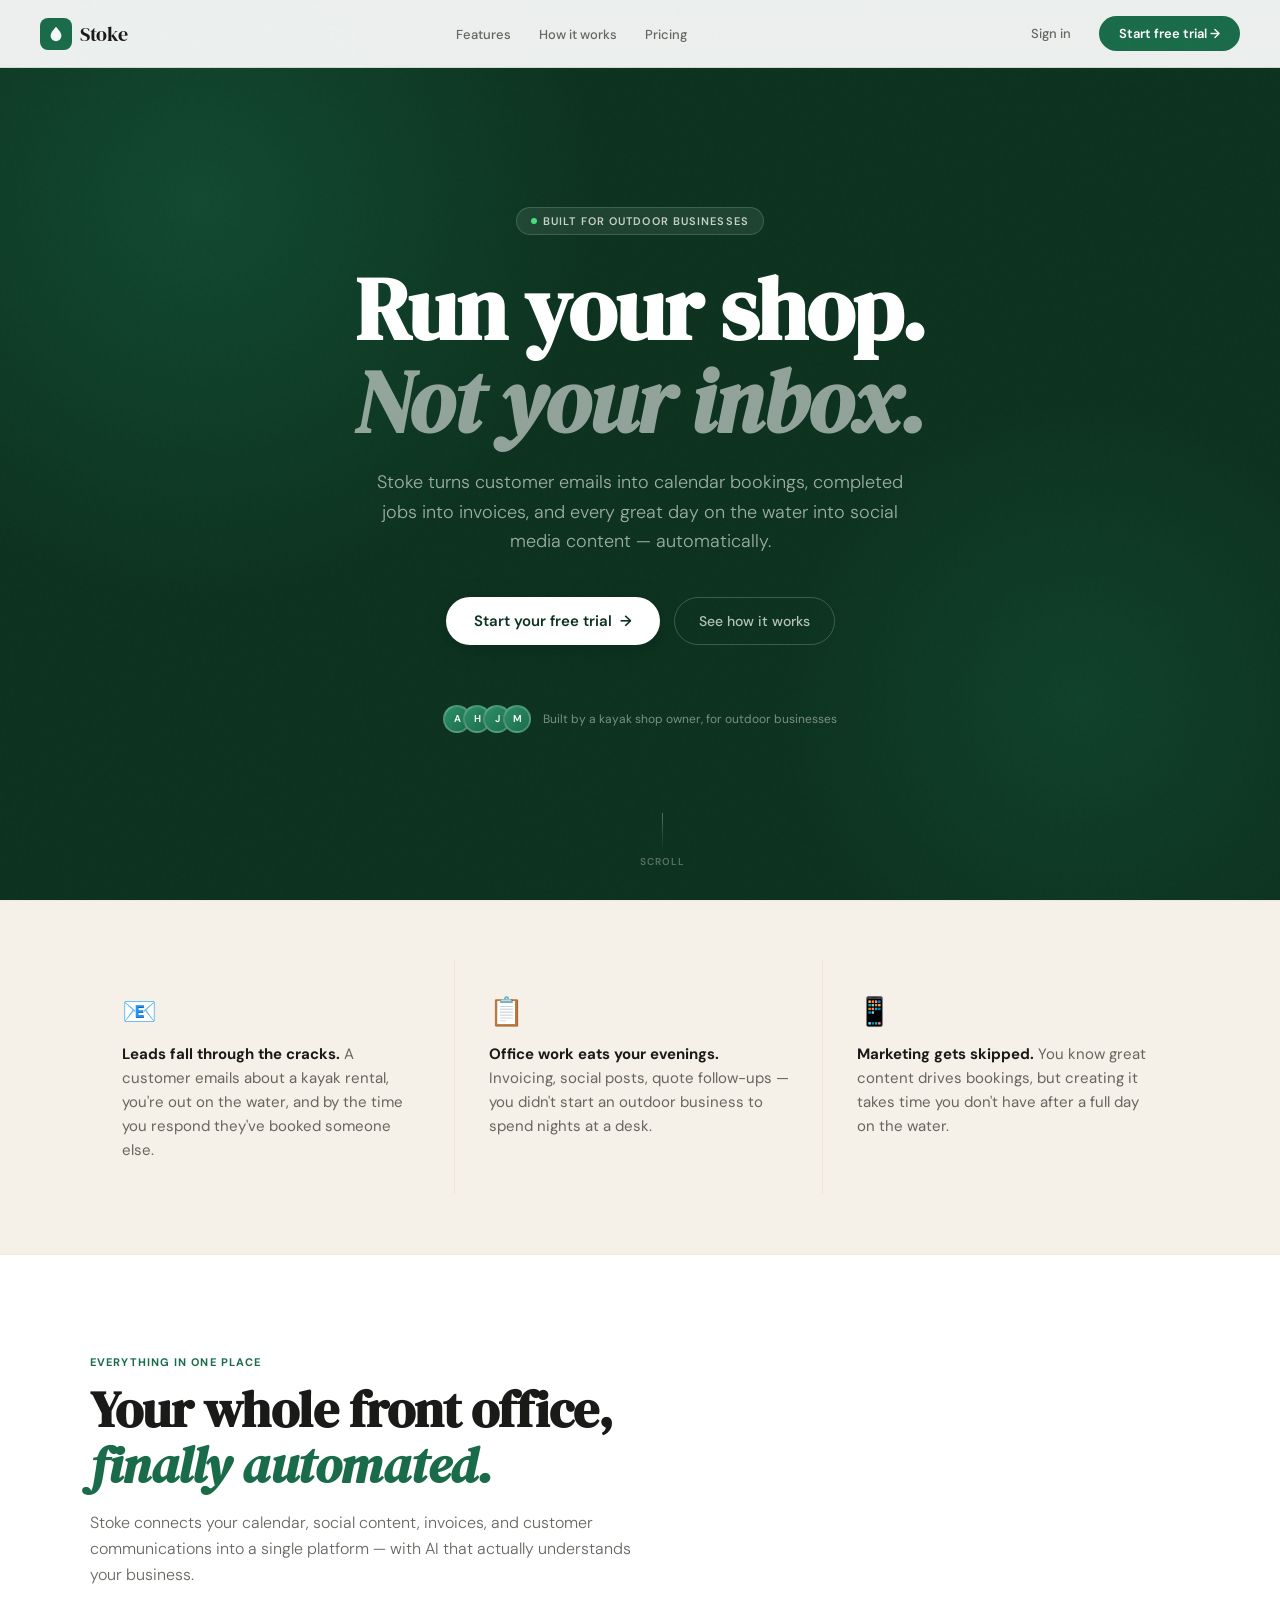
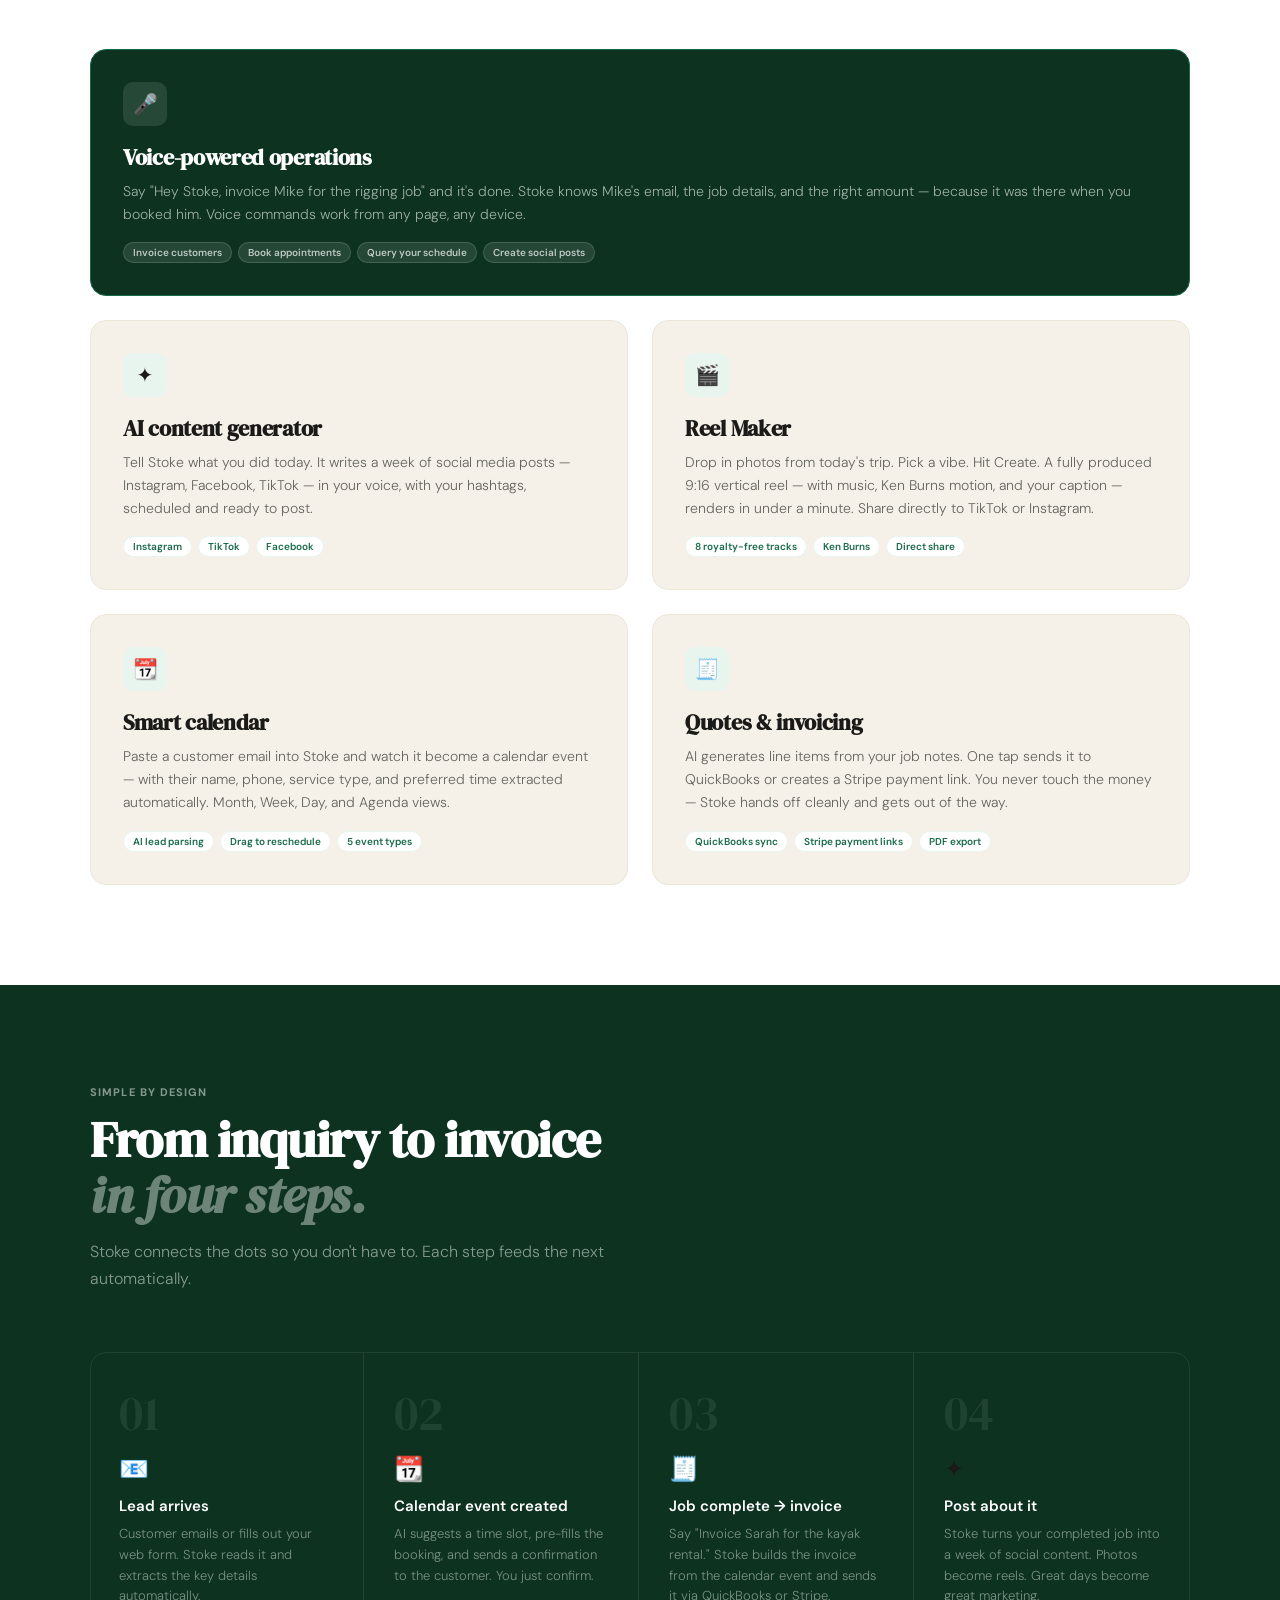
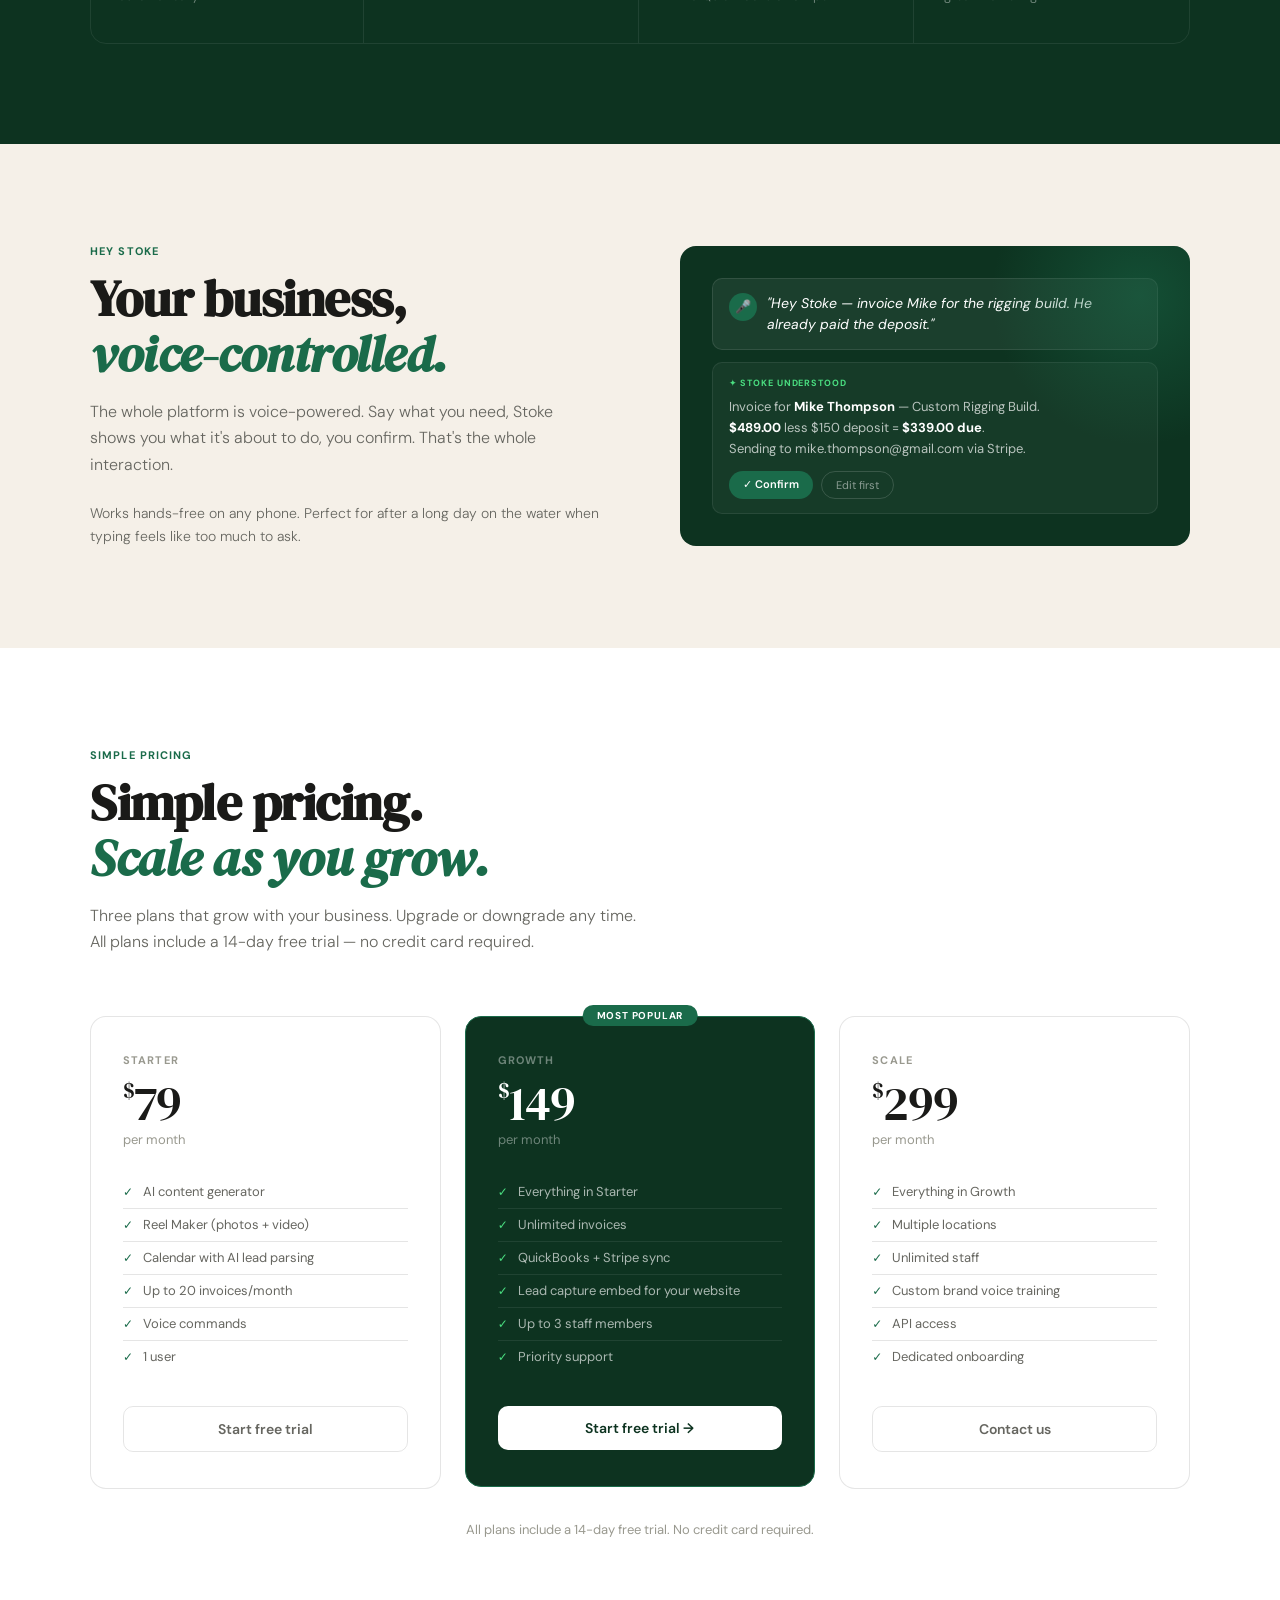
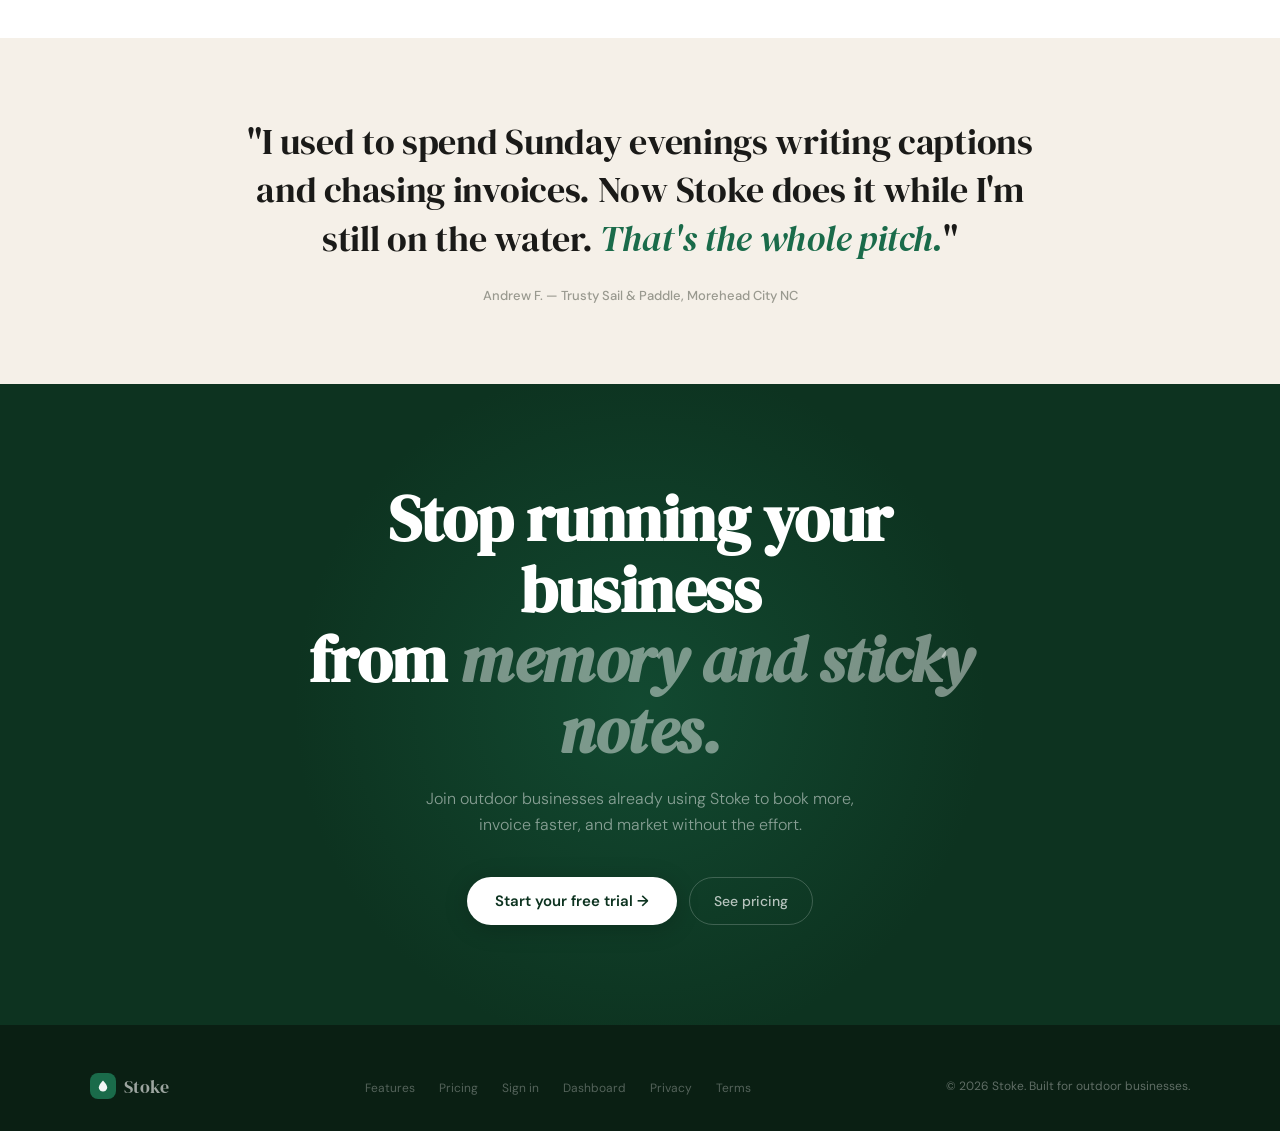
<file: index.html>
<!DOCTYPE html>
<html lang="en">
<head>
<meta charset="UTF-8">
<meta name="viewport" content="width=device-width, initial-scale=1.0">
<title>Stoke — The Operating System for Outdoor Businesses</title>
<meta name="description" content="Stoke turns emails into bookings, jobs into invoices, and every completed job into social content. Built for kayak shops, sailing schools, outdoor guides, and adventure businesses.">
<link rel="preconnect" href="https://fonts.googleapis.com">
<link rel="preconnect" href="https://fonts.gstatic.com" crossorigin>
<link href="https://fonts.googleapis.com/css2?family=DM+Serif+Display:ital@0;1&family=DM+Sans:wght@300;400;500;600&display=swap" rel="stylesheet">
<style>
*, *::before, *::after { box-sizing: border-box; margin: 0; padding: 0; }

:root {
  --green:       #1a6b4a;
  --green-dark:  #0d3320;
  --green-mid:   #0f4a32;
  --green-light: #e8f5ef;
  --green-glow:  rgba(26,107,74,0.15);
  --sand:        #f5f0e8;
  --sand-2:      #ede7d9;
  --text:        #1a1a18;
  --text-2:      #666660;
  --text-3:      #99998f;
  --white:       #ffffff;
  --border:      rgba(0,0,0,0.1);
  --serif:       'DM Serif Display', Georgia, serif;
  --sans:        'DM Sans', system-ui, sans-serif;
  --radius:      10px;
  --radius-lg:   16px;
}

html { scroll-behavior: smooth; }
body {
  font-family: var(--sans);
  background: var(--white);
  color: var(--text);
  -webkit-font-smoothing: antialiased;
  overflow-x: hidden;
}

/* ── NOISE TEXTURE ─────────────────────────────────────────── */
body::before {
  content: '';
  position: fixed;
  inset: 0;
  background-image: url("data:image/svg+xml,%3Csvg viewBox='0 0 256 256' xmlns='http://www.w3.org/2000/svg'%3E%3Cfilter id='noise'%3E%3CfeTurbulence type='fractalNoise' baseFrequency='0.9' numOctaves='4' stitchTiles='stitch'/%3E%3C/filter%3E%3Crect width='100%25' height='100%25' filter='url(%23noise)' opacity='0.03'/%3E%3C/svg%3E");
  pointer-events: none;
  z-index: 999;
  opacity: .4;
}

/* ── NAV ────────────────────────────────────────────────────── */
nav {
  position: fixed;
  top: 0; left: 0; right: 0;
  z-index: 100;
  padding: 16px 40px;
  display: flex;
  align-items: center;
  justify-content: space-between;
  background: rgba(255,255,255,0.92);
  backdrop-filter: blur(12px);
  -webkit-backdrop-filter: blur(12px);
  border-bottom: 0.5px solid var(--border);
  transition: box-shadow .2s;
}
nav.scrolled { box-shadow: 0 2px 20px rgba(0,0,0,0.08); }
.nav-brand {
  display: flex;
  align-items: center;
  gap: 8px;
  text-decoration: none;
}
.nav-logo {
  width: 32px; height: 32px;
  background: var(--green);
  border-radius: 8px;
  display: flex;
  align-items: center;
  justify-content: center;
}
.nav-wordmark {
  font-family: var(--serif);
  font-size: 20px;
  color: var(--text);
  letter-spacing: -0.5px;
}
.nav-links {
  display: flex;
  align-items: center;
  gap: 28px;
  list-style: none;
}
.nav-links a {
  font-size: 13px;
  font-weight: 500;
  color: var(--text-2);
  text-decoration: none;
  transition: color .15s;
}
.nav-links a:hover { color: var(--green); }
.nav-cta {
  display: flex;
  align-items: center;
  gap: 12px;
}
.btn-ghost {
  font-size: 13px;
  font-weight: 500;
  color: var(--text-2);
  text-decoration: none;
  padding: 8px 16px;
  border-radius: 20px;
  transition: all .15s;
}
.btn-ghost:hover { color: var(--green); background: var(--green-light); }
.btn-primary {
  font-size: 13px;
  font-weight: 600;
  color: white;
  background: var(--green);
  text-decoration: none;
  padding: 9px 20px;
  border-radius: 20px;
  transition: background .15s;
  display: inline-flex;
  align-items: center;
  gap: 6px;
}
.btn-primary:hover { background: var(--green-mid); }
@media(max-width:640px){
  nav { padding: 12px 20px; }
  .nav-links { display: none; }
}

/* ── HERO ───────────────────────────────────────────────────── */
.hero {
  min-height: 100vh;
  background: var(--green-dark);
  display: flex;
  flex-direction: column;
  align-items: center;
  justify-content: center;
  text-align: center;
  padding: 120px 24px 80px;
  position: relative;
  overflow: hidden;
}
/* Organic background shapes */
.hero::before {
  content: '';
  position: absolute;
  width: 800px; height: 800px;
  background: radial-gradient(circle, rgba(26,107,74,0.4) 0%, transparent 70%);
  top: -200px; left: -200px;
  pointer-events: none;
}
.hero::after {
  content: '';
  position: absolute;
  width: 600px; height: 600px;
  background: radial-gradient(circle, rgba(26,107,74,0.25) 0%, transparent 70%);
  bottom: -100px; right: -100px;
  pointer-events: none;
}
.hero-badge {
  display: inline-flex;
  align-items: center;
  gap: 6px;
  background: rgba(255,255,255,0.08);
  border: 0.5px solid rgba(255,255,255,0.15);
  color: rgba(255,255,255,0.75);
  font-size: 11px;
  font-weight: 600;
  text-transform: uppercase;
  letter-spacing: .1em;
  padding: 6px 14px;
  border-radius: 20px;
  margin-bottom: 28px;
  position: relative;
  z-index: 1;
  animation: fadeUp .6s ease both;
}
.hero-badge-dot {
  width: 6px; height: 6px;
  border-radius: 50%;
  background: #4ade80;
  animation: pulse-green 2s ease-in-out infinite;
}
@keyframes pulse-green {
  0%,100% { opacity: 1; }
  50% { opacity: .4; }
}
.hero h1 {
  font-family: var(--serif);
  font-size: clamp(44px, 7vw, 88px);
  color: white;
  line-height: 1.05;
  letter-spacing: -1px;
  max-width: 900px;
  position: relative;
  z-index: 1;
  animation: fadeUp .6s .1s ease both;
}
.hero h1 em {
  font-style: italic;
  color: rgba(255,255,255,0.55);
}
.hero-sub {
  font-size: clamp(15px, 2vw, 18px);
  color: rgba(255,255,255,0.6);
  max-width: 560px;
  line-height: 1.65;
  margin: 20px auto 40px;
  font-weight: 300;
  position: relative;
  z-index: 1;
  animation: fadeUp .6s .2s ease both;
}
.hero-actions {
  display: flex;
  align-items: center;
  gap: 14px;
  justify-content: center;
  flex-wrap: wrap;
  position: relative;
  z-index: 1;
  animation: fadeUp .6s .3s ease both;
}
.btn-hero-primary {
  font-size: 15px;
  font-weight: 600;
  color: var(--green-dark);
  background: white;
  text-decoration: none;
  padding: 14px 28px;
  border-radius: 30px;
  transition: all .2s;
  display: inline-flex;
  align-items: center;
  gap: 8px;
  box-shadow: 0 4px 24px rgba(0,0,0,0.2);
}
.btn-hero-primary:hover { transform: translateY(-2px); box-shadow: 0 8px 32px rgba(0,0,0,0.3); }
.btn-hero-ghost {
  font-size: 14px;
  font-weight: 500;
  color: rgba(255,255,255,0.7);
  text-decoration: none;
  padding: 14px 24px;
  border-radius: 30px;
  border: 0.5px solid rgba(255,255,255,0.2);
  transition: all .15s;
}
.btn-hero-ghost:hover { color: white; border-color: rgba(255,255,255,0.5); background: rgba(255,255,255,0.05); }
/* Social proof strip */
.hero-proof {
  margin-top: 60px;
  display: flex;
  align-items: center;
  gap: 12px;
  color: rgba(255,255,255,0.45);
  font-size: 12px;
  position: relative;
  z-index: 1;
  animation: fadeUp .6s .4s ease both;
}
.hero-avatars {
  display: flex;
}
.hero-avatar {
  width: 28px; height: 28px;
  border-radius: 50%;
  border: 2px solid rgba(255,255,255,0.2);
  margin-left: -8px;
  background: linear-gradient(135deg, #2d9164, #1a6b4a);
  display: flex;
  align-items: center;
  justify-content: center;
  font-size: 10px;
  font-weight: 600;
  color: white;
}
.hero-avatar:first-child { margin-left: 0; }
@keyframes fadeUp {
  from { opacity: 0; transform: translateY(16px); }
  to   { opacity: 1; transform: translateY(0); }
}

/* ── SCROLL INDICATOR ───────────────────────────────────────── */
.scroll-indicator {
  position: absolute;
  bottom: 32px;
  left: 50%;
  transform: translateX(-50%);
  display: flex;
  flex-direction: column;
  align-items: center;
  gap: 6px;
  color: rgba(255,255,255,0.3);
  font-size: 10px;
  font-weight: 600;
  text-transform: uppercase;
  letter-spacing: .1em;
  animation: fadeUp .6s .6s ease both;
  z-index: 1;
}
.scroll-line {
  width: 1px; height: 36px;
  background: linear-gradient(to bottom, rgba(255,255,255,0.3), transparent);
  animation: scroll-pulse 2s ease-in-out infinite;
}
@keyframes scroll-pulse {
  0%,100%{ opacity: .3; } 50%{ opacity: .8; }
}

/* ── SECTIONS ───────────────────────────────────────────────── */
section { padding: 100px 24px; }
.container { max-width: 1100px; margin: 0 auto; }
.section-tag {
  font-size: 11px;
  font-weight: 700;
  text-transform: uppercase;
  letter-spacing: .1em;
  color: var(--green);
  margin-bottom: 12px;
}
.section-h2 {
  font-family: var(--serif);
  font-size: clamp(32px, 4vw, 52px);
  line-height: 1.1;
  letter-spacing: -0.5px;
  color: var(--text);
  margin-bottom: 16px;
}
.section-h2 em { font-style: italic; color: var(--green); }
.section-sub {
  font-size: 16px;
  color: var(--text-2);
  line-height: 1.65;
  max-width: 560px;
  font-weight: 300;
}

/* ── PROBLEM STRIP ──────────────────────────────────────────── */
.problem-strip {
  background: var(--sand);
  padding: 60px 24px;
  border-top: 0.5px solid var(--sand-2);
  border-bottom: 0.5px solid var(--sand-2);
}
.problem-grid {
  max-width: 1100px;
  margin: 0 auto;
  display: grid;
  grid-template-columns: repeat(3, 1fr);
  gap: 2px;
}
@media(max-width:640px){ .problem-grid { grid-template-columns: 1fr; gap: 0; } }
.problem-item {
  padding: 32px;
  border-right: 0.5px solid var(--sand-2);
}
.problem-item:last-child { border-right: none; }
.problem-emoji { font-size: 28px; margin-bottom: 12px; }
.problem-text {
  font-size: 15px;
  color: var(--text-2);
  line-height: 1.6;
}
.problem-text strong { color: var(--text); }

/* ── FEATURES ───────────────────────────────────────────────── */
.features-grid {
  display: grid;
  grid-template-columns: 1fr 1fr;
  gap: 1.5rem;
  margin-top: 60px;
}
@media(max-width:760px){ .features-grid { grid-template-columns: 1fr; } }
.feature-card {
  background: var(--sand);
  border: 0.5px solid var(--sand-2);
  border-radius: var(--radius-lg);
  padding: 32px;
  position: relative;
  overflow: hidden;
  transition: transform .2s, box-shadow .2s;
}
.feature-card:hover { transform: translateY(-3px); box-shadow: 0 12px 40px rgba(0,0,0,0.08); }
.feature-card.highlight {
  background: var(--green-dark);
  border-color: var(--green);
  grid-column: span 2;
}
@media(max-width:760px){ .feature-card.highlight { grid-column: span 1; } }
.feature-icon {
  width: 44px; height: 44px;
  background: var(--green-light);
  border-radius: 10px;
  display: flex;
  align-items: center;
  justify-content: center;
  font-size: 20px;
  margin-bottom: 16px;
}
.feature-card.highlight .feature-icon { background: rgba(255,255,255,0.1); }
.feature-h3 {
  font-family: var(--serif);
  font-size: 22px;
  color: var(--text);
  margin-bottom: 8px;
  letter-spacing: -0.3px;
}
.feature-card.highlight .feature-h3 { color: white; }
.feature-p {
  font-size: 14px;
  color: var(--text-2);
  line-height: 1.65;
  font-weight: 300;
}
.feature-card.highlight .feature-p { color: rgba(255,255,255,0.6); }
.feature-tags {
  display: flex;
  flex-wrap: wrap;
  gap: 6px;
  margin-top: 16px;
}
.feature-tag {
  font-size: 10px;
  font-weight: 600;
  padding: 3px 9px;
  border-radius: 20px;
  background: white;
  color: var(--green);
  border: 0.5px solid var(--green-light);
}
.feature-card.highlight .feature-tag {
  background: rgba(255,255,255,0.1);
  color: rgba(255,255,255,0.7);
  border-color: rgba(255,255,255,0.15);
}

/* ── HOW IT WORKS ───────────────────────────────────────────── */
.how-section { background: var(--green-dark); }
.how-section .section-tag { color: rgba(255,255,255,0.5); }
.how-section .section-h2 { color: white; }
.how-section .section-h2 em { color: rgba(255,255,255,0.4); }
.how-section .section-sub { color: rgba(255,255,255,0.5); }
.steps {
  display: grid;
  grid-template-columns: repeat(4, 1fr);
  gap: 2px;
  margin-top: 60px;
  border: 0.5px solid rgba(255,255,255,0.08);
  border-radius: var(--radius-lg);
  overflow: hidden;
}
@media(max-width:760px){ .steps { grid-template-columns: 1fr 1fr; } }
@media(max-width:480px){ .steps { grid-template-columns: 1fr; } }
.step {
  padding: 36px 28px;
  border-right: 0.5px solid rgba(255,255,255,0.08);
  position: relative;
}
.step:last-child { border-right: none; }
.step-num {
  font-family: var(--serif);
  font-size: 48px;
  color: rgba(255,255,255,0.08);
  line-height: 1;
  margin-bottom: 16px;
}
.step-icon { font-size: 24px; margin-bottom: 12px; }
.step-title {
  font-size: 15px;
  font-weight: 600;
  color: white;
  margin-bottom: 8px;
}
.step-desc {
  font-size: 13px;
  color: rgba(255,255,255,0.45);
  line-height: 1.6;
  font-weight: 300;
}

/* ── VOICE FEATURE ──────────────────────────────────────────── */
.voice-section {
  background: var(--sand);
  padding: 100px 24px;
}
.voice-inner {
  max-width: 1100px;
  margin: 0 auto;
  display: grid;
  grid-template-columns: 1fr 1fr;
  gap: 80px;
  align-items: center;
}
@media(max-width:760px){
  .voice-inner { grid-template-columns: 1fr; gap: 40px; }
}
.voice-demo {
  background: var(--green-dark);
  border-radius: var(--radius-lg);
  padding: 32px;
  position: relative;
  overflow: hidden;
}
.voice-demo::before {
  content: '';
  position: absolute;
  width: 300px; height: 300px;
  background: radial-gradient(circle, rgba(26,107,74,0.5) 0%, transparent 70%);
  top: -100px; right: -100px;
  pointer-events: none;
}
.voice-prompt {
  background: rgba(255,255,255,0.06);
  border: 0.5px solid rgba(255,255,255,0.1);
  border-radius: 10px;
  padding: 14px 16px;
  margin-bottom: 12px;
  display: flex;
  align-items: flex-start;
  gap: 10px;
}
.voice-mic {
  width: 28px; height: 28px;
  background: var(--green);
  border-radius: 50%;
  display: flex;
  align-items: center;
  justify-content: center;
  font-size: 13px;
  flex-shrink: 0;
  animation: mic-pulse 2s ease-in-out infinite;
}
@keyframes mic-pulse {
  0%,100%{ box-shadow: 0 0 0 0 rgba(26,107,74,0.4); }
  50%{ box-shadow: 0 0 0 8px rgba(26,107,74,0); }
}
.voice-text {
  font-size: 14px;
  color: white;
  font-style: italic;
  line-height: 1.5;
}
.voice-response {
  background: rgba(255,255,255,0.04);
  border: 0.5px solid rgba(255,255,255,0.08);
  border-radius: 10px;
  padding: 14px 16px;
}
.voice-response-label {
  font-size: 9px;
  font-weight: 700;
  text-transform: uppercase;
  letter-spacing: .1em;
  color: #4ade80;
  margin-bottom: 8px;
}
.voice-response-text {
  font-size: 13px;
  color: rgba(255,255,255,0.7);
  line-height: 1.6;
}
.voice-response-actions {
  display: flex;
  gap: 8px;
  margin-top: 12px;
}
.voice-btn-confirm {
  font-size: 11px;
  font-weight: 600;
  padding: 6px 14px;
  background: var(--green);
  color: white;
  border-radius: 20px;
  cursor: pointer;
}
.voice-btn-edit {
  font-size: 11px;
  padding: 6px 14px;
  border: 0.5px solid rgba(255,255,255,0.15);
  color: rgba(255,255,255,0.5);
  border-radius: 20px;
  cursor: pointer;
}

/* ── PRICING ────────────────────────────────────────────────── */
.pricing-grid {
  display: grid;
  grid-template-columns: 1fr 1fr 1fr;
  gap: 1.5rem;
  margin-top: 60px;
  align-items: start;
}
@media(max-width:760px){ .pricing-grid { grid-template-columns: 1fr; max-width: 400px; margin-left: auto; margin-right: auto; } }
.pricing-card {
  border: 0.5px solid var(--border);
  border-radius: var(--radius-lg);
  padding: 36px 32px;
  position: relative;
  background: white;
  transition: transform .2s, box-shadow .2s;
}
.pricing-card:hover { transform: translateY(-4px); box-shadow: 0 16px 48px rgba(0,0,0,0.1); }
.pricing-card.featured {
  background: var(--green-dark);
  border-color: var(--green);
  transform: scale(1.03);
}
.pricing-card.featured:hover { transform: scale(1.03) translateY(-4px); }
.pricing-badge {
  position: absolute;
  top: -12px;
  left: 50%;
  transform: translateX(-50%);
  background: var(--green);
  color: white;
  font-size: 10px;
  font-weight: 700;
  text-transform: uppercase;
  letter-spacing: .08em;
  padding: 4px 14px;
  border-radius: 20px;
  white-space: nowrap;
}
.pricing-tier {
  font-size: 11px;
  font-weight: 700;
  text-transform: uppercase;
  letter-spacing: .1em;
  color: var(--text-3);
  margin-bottom: 12px;
}
.pricing-card.featured .pricing-tier { color: rgba(255,255,255,0.4); }
.pricing-price {
  font-family: var(--serif);
  font-size: 48px;
  color: var(--text);
  line-height: 1;
  margin-bottom: 4px;
  letter-spacing: -1px;
}
.pricing-card.featured .pricing-price { color: white; }
.pricing-price sup { font-size: 22px; vertical-align: top; margin-top: 8px; }
.pricing-period {
  font-size: 13px;
  color: var(--text-3);
  margin-bottom: 28px;
}
.pricing-card.featured .pricing-period { color: rgba(255,255,255,0.4); }
.pricing-features {
  list-style: none;
  margin-bottom: 32px;
}
.pricing-features li {
  display: flex;
  align-items: flex-start;
  gap: 10px;
  font-size: 13px;
  color: var(--text-2);
  padding: 7px 0;
  border-bottom: 0.5px solid var(--border);
  line-height: 1.4;
}
.pricing-features li:last-child { border-bottom: none; }
.pricing-card.featured .pricing-features li { color: rgba(255,255,255,0.65); border-bottom-color: rgba(255,255,255,0.08); }
.pricing-check { color: var(--green); font-size: 12px; flex-shrink: 0; margin-top: 1px; }
.pricing-card.featured .pricing-check { color: #4ade80; }
.pricing-cta {
  width: 100%;
  padding: 13px;
  background: var(--green);
  color: white;
  border: none;
  border-radius: var(--radius);
  font-family: var(--sans);
  font-size: 14px;
  font-weight: 600;
  cursor: pointer;
  text-align: center;
  text-decoration: none;
  display: block;
  transition: background .15s;
}
.pricing-cta:hover { background: var(--green-mid); }
.pricing-cta.ghost {
  background: transparent;
  border: 0.5px solid var(--border);
  color: var(--text-2);
}
.pricing-cta.ghost:hover { border-color: var(--green); color: var(--green); background: var(--green-light); }
.pricing-card.featured .pricing-cta {
  background: white;
  color: var(--green-dark);
}
.pricing-card.featured .pricing-cta:hover { background: rgba(255,255,255,0.9); }

/* ── TESTIMONIAL ────────────────────────────────────────────── */
.testimonial-section {
  background: var(--sand);
  padding: 80px 24px;
  text-align: center;
}
.testimonial-quote {
  font-family: var(--serif);
  font-size: clamp(22px, 3vw, 36px);
  color: var(--text);
  max-width: 800px;
  margin: 0 auto 24px;
  line-height: 1.35;
  letter-spacing: -0.3px;
}
.testimonial-quote em { font-style: italic; color: var(--green); }
.testimonial-author {
  font-size: 13px;
  color: var(--text-3);
  font-weight: 500;
}

/* ── CTA BOTTOM ─────────────────────────────────────────────── */
.cta-section {
  background: var(--green-dark);
  text-align: center;
  padding: 100px 24px;
  position: relative;
  overflow: hidden;
}
.cta-section::before {
  content: '';
  position: absolute;
  width: 700px; height: 700px;
  background: radial-gradient(circle, rgba(26,107,74,0.4), transparent 70%);
  top: 50%; left: 50%;
  transform: translate(-50%, -50%);
  pointer-events: none;
}
.cta-section h2 {
  font-family: var(--serif);
  font-size: clamp(36px, 5vw, 64px);
  color: white;
  line-height: 1.1;
  letter-spacing: -0.5px;
  max-width: 700px;
  margin: 0 auto 20px;
  position: relative;
  z-index: 1;
}
.cta-section h2 em { font-style: italic; color: rgba(255,255,255,0.45); }
.cta-section p {
  font-size: 16px;
  color: rgba(255,255,255,0.5);
  max-width: 440px;
  margin: 0 auto 40px;
  line-height: 1.6;
  position: relative;
  z-index: 1;
  font-weight: 300;
}
.cta-actions {
  display: flex;
  gap: 12px;
  justify-content: center;
  flex-wrap: wrap;
  position: relative;
  z-index: 1;
}

/* ── FOOTER ─────────────────────────────────────────────────── */
footer {
  background: #0a1f13;
  padding: 48px 40px 32px;
  color: rgba(255,255,255,0.35);
}
.footer-inner {
  max-width: 1100px;
  margin: 0 auto;
  display: flex;
  align-items: center;
  justify-content: space-between;
  flex-wrap: wrap;
  gap: 16px;
}
.footer-brand {
  display: flex;
  align-items: center;
  gap: 8px;
  font-family: var(--serif);
  font-size: 18px;
  color: rgba(255,255,255,0.6);
  text-decoration: none;
}
.footer-links {
  display: flex;
  gap: 24px;
  list-style: none;
}
.footer-links a {
  font-size: 12px;
  color: rgba(255,255,255,0.3);
  text-decoration: none;
  transition: color .15s;
}
.footer-links a:hover { color: rgba(255,255,255,0.7); }
.footer-copy { font-size: 12px; }
</style>
</head>
<body>

<!-- NAV -->
<nav id="nav">
  <a href="#" class="nav-brand">
    <div class="nav-logo">
      <svg viewBox="0 0 20 20" fill="none" width="18" height="18">
        <path d="M10 2C10 2 4 8 4 12a6 6 0 0012 0c0-4-6-10-6-10z" fill="white" opacity=".95"/>
        <path d="M10 8c0 0-2 3-2 5a2 2 0 004 0c0-2-2-5-2-5z" fill="white" opacity=".45"/>
      </svg>
    </div>
    <span class="nav-wordmark">Stoke</span>
  </a>
  <ul class="nav-links">
    <li><a href="#features">Features</a></li>
    <li><a href="#how-it-works">How it works</a></li>
    <li><a href="#pricing">Pricing</a></li>
  </ul>
  <div class="nav-cta">
    <a href="login.html" class="btn-ghost">Sign in</a>
    <a href="login.html" class="btn-primary">Start free trial →</a>
  </div>
</nav>

<!-- HERO -->
<section class="hero">
  <div class="hero-badge">
    <div class="hero-badge-dot"></div>
    Built for outdoor businesses
  </div>
  <h1>Run your shop.<br><em>Not your inbox.</em></h1>
  <p class="hero-sub">Stoke turns customer emails into calendar bookings, completed jobs into invoices, and every great day on the water into social media content — automatically.</p>
  <div class="hero-actions">
    <a href="login.html" class="btn-hero-primary">
      Start your free trial
      <span>→</span>
    </a>
    <a href="#how-it-works" class="btn-hero-ghost">See how it works</a>
  </div>
  <div class="hero-proof">
    <div class="hero-avatars">
      <div class="hero-avatar">A</div>
      <div class="hero-avatar">H</div>
      <div class="hero-avatar">J</div>
      <div class="hero-avatar">M</div>
    </div>
    Built by a kayak shop owner, for outdoor businesses
  </div>
  <div class="scroll-indicator">
    <div class="scroll-line"></div>
    Scroll
  </div>
</section>

<!-- PROBLEM STRIP -->
<div class="problem-strip">
  <div class="problem-grid">
    <div class="problem-item">
      <div class="problem-emoji">📧</div>
      <p class="problem-text"><strong>Leads fall through the cracks.</strong> A customer emails about a kayak rental, you're out on the water, and by the time you respond they've booked someone else.</p>
    </div>
    <div class="problem-item">
      <div class="problem-emoji">📋</div>
      <p class="problem-text"><strong>Office work eats your evenings.</strong> Invoicing, social posts, quote follow-ups — you didn't start an outdoor business to spend nights at a desk.</p>
    </div>
    <div class="problem-item">
      <div class="problem-emoji">📱</div>
      <p class="problem-text"><strong>Marketing gets skipped.</strong> You know great content drives bookings, but creating it takes time you don't have after a full day on the water.</p>
    </div>
  </div>
</div>

<!-- FEATURES -->
<section id="features">
  <div class="container">
    <div class="section-tag">Everything in one place</div>
    <h2 class="section-h2">Your whole front office,<br><em>finally automated.</em></h2>
    <p class="section-sub">Stoke connects your calendar, social content, invoices, and customer communications into a single platform — with AI that actually understands your business.</p>

    <div class="features-grid">
      <div class="feature-card highlight">
        <div class="feature-icon">🎤</div>
        <h3 class="feature-h3">Voice-powered operations</h3>
        <p class="feature-p">Say "Hey Stoke, invoice Mike for the rigging job" and it's done. Stoke knows Mike's email, the job details, and the right amount — because it was there when you booked him. Voice commands work from any page, any device.</p>
        <div class="feature-tags">
          <span class="feature-tag">Invoice customers</span>
          <span class="feature-tag">Book appointments</span>
          <span class="feature-tag">Query your schedule</span>
          <span class="feature-tag">Create social posts</span>
        </div>
      </div>

      <div class="feature-card">
        <div class="feature-icon">✦</div>
        <h3 class="feature-h3">AI content generator</h3>
        <p class="feature-p">Tell Stoke what you did today. It writes a week of social media posts — Instagram, Facebook, TikTok — in your voice, with your hashtags, scheduled and ready to post.</p>
        <div class="feature-tags">
          <span class="feature-tag">Instagram</span>
          <span class="feature-tag">TikTok</span>
          <span class="feature-tag">Facebook</span>
        </div>
      </div>

      <div class="feature-card">
        <div class="feature-icon">🎬</div>
        <h3 class="feature-h3">Reel Maker</h3>
        <p class="feature-p">Drop in photos from today's trip. Pick a vibe. Hit Create. A fully produced 9:16 vertical reel — with music, Ken Burns motion, and your caption — renders in under a minute. Share directly to TikTok or Instagram.</p>
        <div class="feature-tags">
          <span class="feature-tag">8 royalty-free tracks</span>
          <span class="feature-tag">Ken Burns</span>
          <span class="feature-tag">Direct share</span>
        </div>
      </div>

      <div class="feature-card">
        <div class="feature-icon">📆</div>
        <h3 class="feature-h3">Smart calendar</h3>
        <p class="feature-p">Paste a customer email into Stoke and watch it become a calendar event — with their name, phone, service type, and preferred time extracted automatically. Month, Week, Day, and Agenda views.</p>
        <div class="feature-tags">
          <span class="feature-tag">AI lead parsing</span>
          <span class="feature-tag">Drag to reschedule</span>
          <span class="feature-tag">5 event types</span>
        </div>
      </div>

      <div class="feature-card">
        <div class="feature-icon">🧾</div>
        <h3 class="feature-h3">Quotes & invoicing</h3>
        <p class="feature-p">AI generates line items from your job notes. One tap sends it to QuickBooks or creates a Stripe payment link. You never touch the money — Stoke hands off cleanly and gets out of the way.</p>
        <div class="feature-tags">
          <span class="feature-tag">QuickBooks sync</span>
          <span class="feature-tag">Stripe payment links</span>
          <span class="feature-tag">PDF export</span>
        </div>
      </div>
    </div>
  </div>
</section>

<!-- HOW IT WORKS -->
<section class="how-section" id="how-it-works">
  <div class="container">
    <div class="section-tag">Simple by design</div>
    <h2 class="section-h2">From inquiry to invoice<br><em>in four steps.</em></h2>
    <p class="section-sub">Stoke connects the dots so you don't have to. Each step feeds the next automatically.</p>

    <div class="steps">
      <div class="step">
        <div class="step-num">01</div>
        <div class="step-icon">📧</div>
        <div class="step-title">Lead arrives</div>
        <p class="step-desc">Customer emails or fills out your web form. Stoke reads it and extracts the key details automatically.</p>
      </div>
      <div class="step">
        <div class="step-num">02</div>
        <div class="step-icon">📆</div>
        <div class="step-title">Calendar event created</div>
        <p class="step-desc">AI suggests a time slot, pre-fills the booking, and sends a confirmation to the customer. You just confirm.</p>
      </div>
      <div class="step">
        <div class="step-num">03</div>
        <div class="step-icon">🧾</div>
        <div class="step-title">Job complete → invoice</div>
        <p class="step-desc">Say "Invoice Sarah for the kayak rental." Stoke builds the invoice from the calendar event and sends it via QuickBooks or Stripe.</p>
      </div>
      <div class="step">
        <div class="step-num">04</div>
        <div class="step-icon">✦</div>
        <div class="step-title">Post about it</div>
        <p class="step-desc">Stoke turns your completed job into a week of social content. Photos become reels. Great days become great marketing.</p>
      </div>
    </div>
  </div>
</section>

<!-- VOICE FEATURE HIGHLIGHT -->
<section class="voice-section">
  <div class="voice-inner">
    <div>
      <div class="section-tag">Hey Stoke</div>
      <h2 class="section-h2">Your business,<br><em>voice-controlled.</em></h2>
      <p class="section-sub" style="margin-bottom:24px">The whole platform is voice-powered. Say what you need, Stoke shows you what it's about to do, you confirm. That's the whole interaction.</p>
      <p class="section-sub" style="font-size:14px">Works hands-free on any phone. Perfect for after a long day on the water when typing feels like too much to ask.</p>
    </div>
    <div class="voice-demo">
      <div class="voice-prompt">
        <div class="voice-mic">🎤</div>
        <div class="voice-text">"Hey Stoke — invoice Mike for the rigging build. He already paid the deposit."</div>
      </div>
      <div class="voice-response">
        <div class="voice-response-label">✦ Stoke understood</div>
        <div class="voice-response-text">
          Invoice for <strong style="color:white">Mike Thompson</strong> — Custom Rigging Build.<br>
          <strong style="color:white">$489.00</strong> less $150 deposit = <strong style="color:white">$339.00 due</strong>.<br>
          Sending to mike.thompson@gmail.com via Stripe.
        </div>
        <div class="voice-response-actions">
          <div class="voice-btn-confirm">✓ Confirm</div>
          <div class="voice-btn-edit">Edit first</div>
        </div>
      </div>
    </div>
  </div>
</section>

<!-- PRICING -->
<section id="pricing">
  <div class="container">
    <div class="section-tag">Simple pricing</div>
    <h2 class="section-h2">Simple pricing.<br><em>Scale as you grow.</em></h2>
    <p class="section-sub">Three plans that grow with your business. Upgrade or downgrade any time. All plans include a 14-day free trial — no credit card required.</p>

    <div class="pricing-grid">
      <div class="pricing-card">
        <div class="pricing-tier">Starter</div>
        <div class="pricing-price"><sup>$</sup>79</div>
        <div class="pricing-period">per month</div>
        <ul class="pricing-features">
          <li><span class="pricing-check">✓</span> AI content generator</li>
          <li><span class="pricing-check">✓</span> Reel Maker (photos + video)</li>
          <li><span class="pricing-check">✓</span> Calendar with AI lead parsing</li>
          <li><span class="pricing-check">✓</span> Up to 20 invoices/month</li>
          <li><span class="pricing-check">✓</span> Voice commands</li>
          <li><span class="pricing-check">✓</span> 1 user</li>
        </ul>
        <a href="login.html" class="pricing-cta ghost">Start free trial</a>
      </div>

      <div class="pricing-card featured">
        <div class="pricing-badge">Most popular</div>
        <div class="pricing-tier">Growth</div>
        <div class="pricing-price"><sup>$</sup>149</div>
        <div class="pricing-period">per month</div>
        <ul class="pricing-features">
          <li><span class="pricing-check">✓</span> Everything in Starter</li>
          <li><span class="pricing-check">✓</span> Unlimited invoices</li>
          <li><span class="pricing-check">✓</span> QuickBooks + Stripe sync</li>
          <li><span class="pricing-check">✓</span> Lead capture embed for your website</li>
          <li><span class="pricing-check">✓</span> Up to 3 staff members</li>
          <li><span class="pricing-check">✓</span> Priority support</li>
        </ul>
        <a href="login.html" class="pricing-cta">Start free trial →</a>
      </div>

      <div class="pricing-card">
        <div class="pricing-tier">Scale</div>
        <div class="pricing-price"><sup>$</sup>299</div>
        <div class="pricing-period">per month</div>
        <ul class="pricing-features">
          <li><span class="pricing-check">✓</span> Everything in Growth</li>
          <li><span class="pricing-check">✓</span> Multiple locations</li>
          <li><span class="pricing-check">✓</span> Unlimited staff</li>
          <li><span class="pricing-check">✓</span> Custom brand voice training</li>
          <li><span class="pricing-check">✓</span> API access</li>
          <li><span class="pricing-check">✓</span> Dedicated onboarding</li>
        </ul>
        <a href="login.html" class="pricing-cta ghost">Contact us</a>
      </div>
    </div>

    <p style="text-align:center;margin-top:32px;font-size:13px;color:var(--text-3)">
      All plans include a 14-day free trial. No credit card required.
    </p>
  </div>
</section>

<!-- TESTIMONIAL -->
<div class="testimonial-section">
  <blockquote class="testimonial-quote">
    "I used to spend Sunday evenings writing captions and chasing invoices. Now Stoke does it while I'm still on the water. <em>That's the whole pitch.</em>"
  </blockquote>
  <div class="testimonial-author">Andrew F. — Trusty Sail &amp; Paddle, Morehead City NC</div>
</div>

<!-- CTA -->
<section class="cta-section">
  <h2>Stop running your business<br>from <em>memory and sticky notes.</em></h2>
  <p>Join outdoor businesses already using Stoke to book more, invoice faster, and market without the effort.</p>
  <div class="cta-actions">
    <a href="login.html" class="btn-hero-primary">Start your free trial →</a>
    <a href="#pricing" class="btn-hero-ghost">See pricing</a>
  </div>
</section>

<!-- FOOTER -->
<footer>
  <div class="footer-inner">
    <a href="#" class="footer-brand">
      <div class="nav-logo" style="width:26px;height:26px">
        <svg viewBox="0 0 20 20" fill="none" width="14" height="14">
          <path d="M10 2C10 2 4 8 4 12a6 6 0 0012 0c0-4-6-10-6-10z" fill="white" opacity=".95"/>
        </svg>
      </div>
      Stoke
    </a>
    <ul class="footer-links">
      <li><a href="#features">Features</a></li>
      <li><a href="#pricing">Pricing</a></li>
      <li><a href="login.html">Sign in</a></li>
      <li><a href="dashboard.html">Dashboard</a></li>
      <li><a href="privacy.html">Privacy</a></li>
      <li><a href="terms.html">Terms</a></li>
    </ul>
    <div class="footer-copy">&copy; 2026 Stoke. Built for outdoor businesses.</div>
  </div>
</footer>

<script>
// Sticky nav shadow on scroll
const nav = document.getElementById('nav');
window.addEventListener('scroll', () => {
  nav.classList.toggle('scrolled', window.scrollY > 20);
});

// Animate sections on scroll
const observer = new IntersectionObserver((entries) => {
  entries.forEach(e => {
    if (e.isIntersecting) {
      e.target.style.opacity = '1';
      e.target.style.transform = 'translateY(0)';
    }
  });
}, { threshold: 0.1 });

document.querySelectorAll('.feature-card, .step, .pricing-card').forEach(el => {
  el.style.opacity = '0';
  el.style.transform = 'translateY(20px)';
  el.style.transition = 'opacity .5s ease, transform .5s ease';
  observer.observe(el);
});
</script>
</body>
</html>
</file>
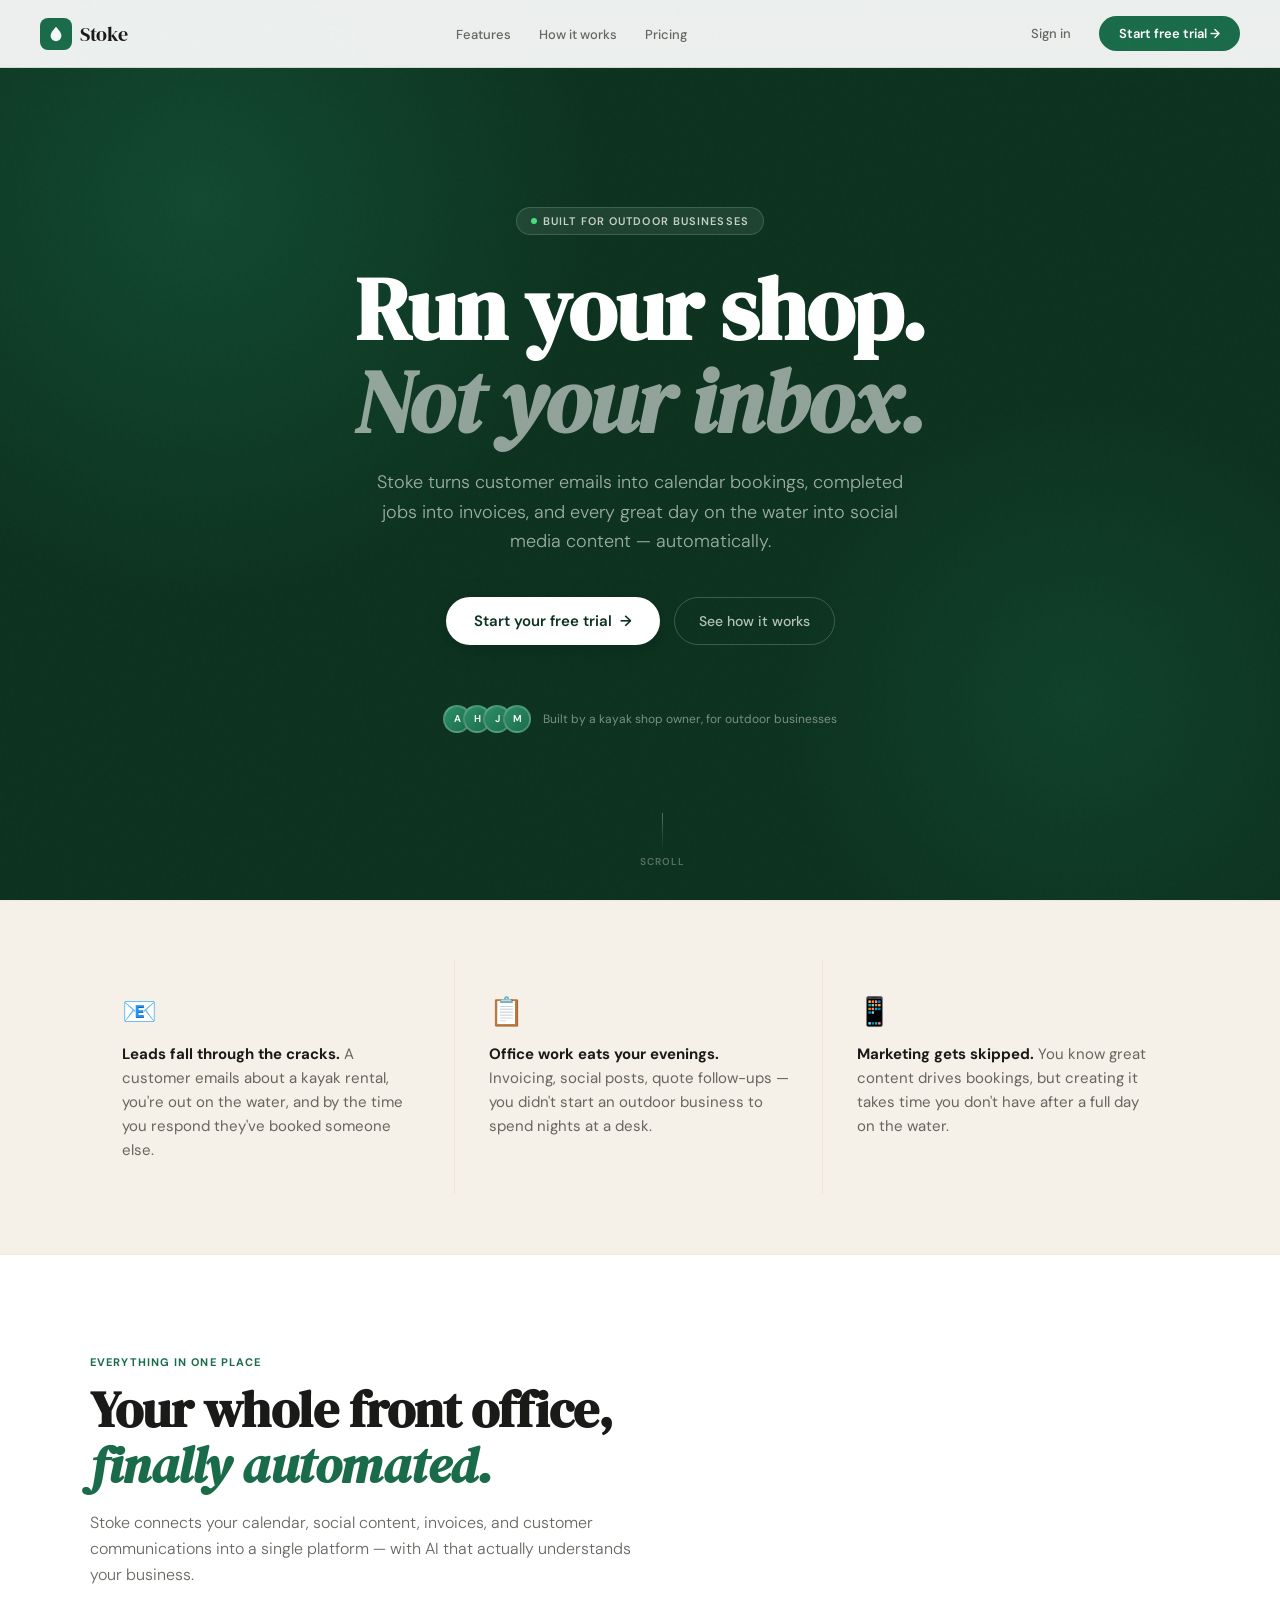
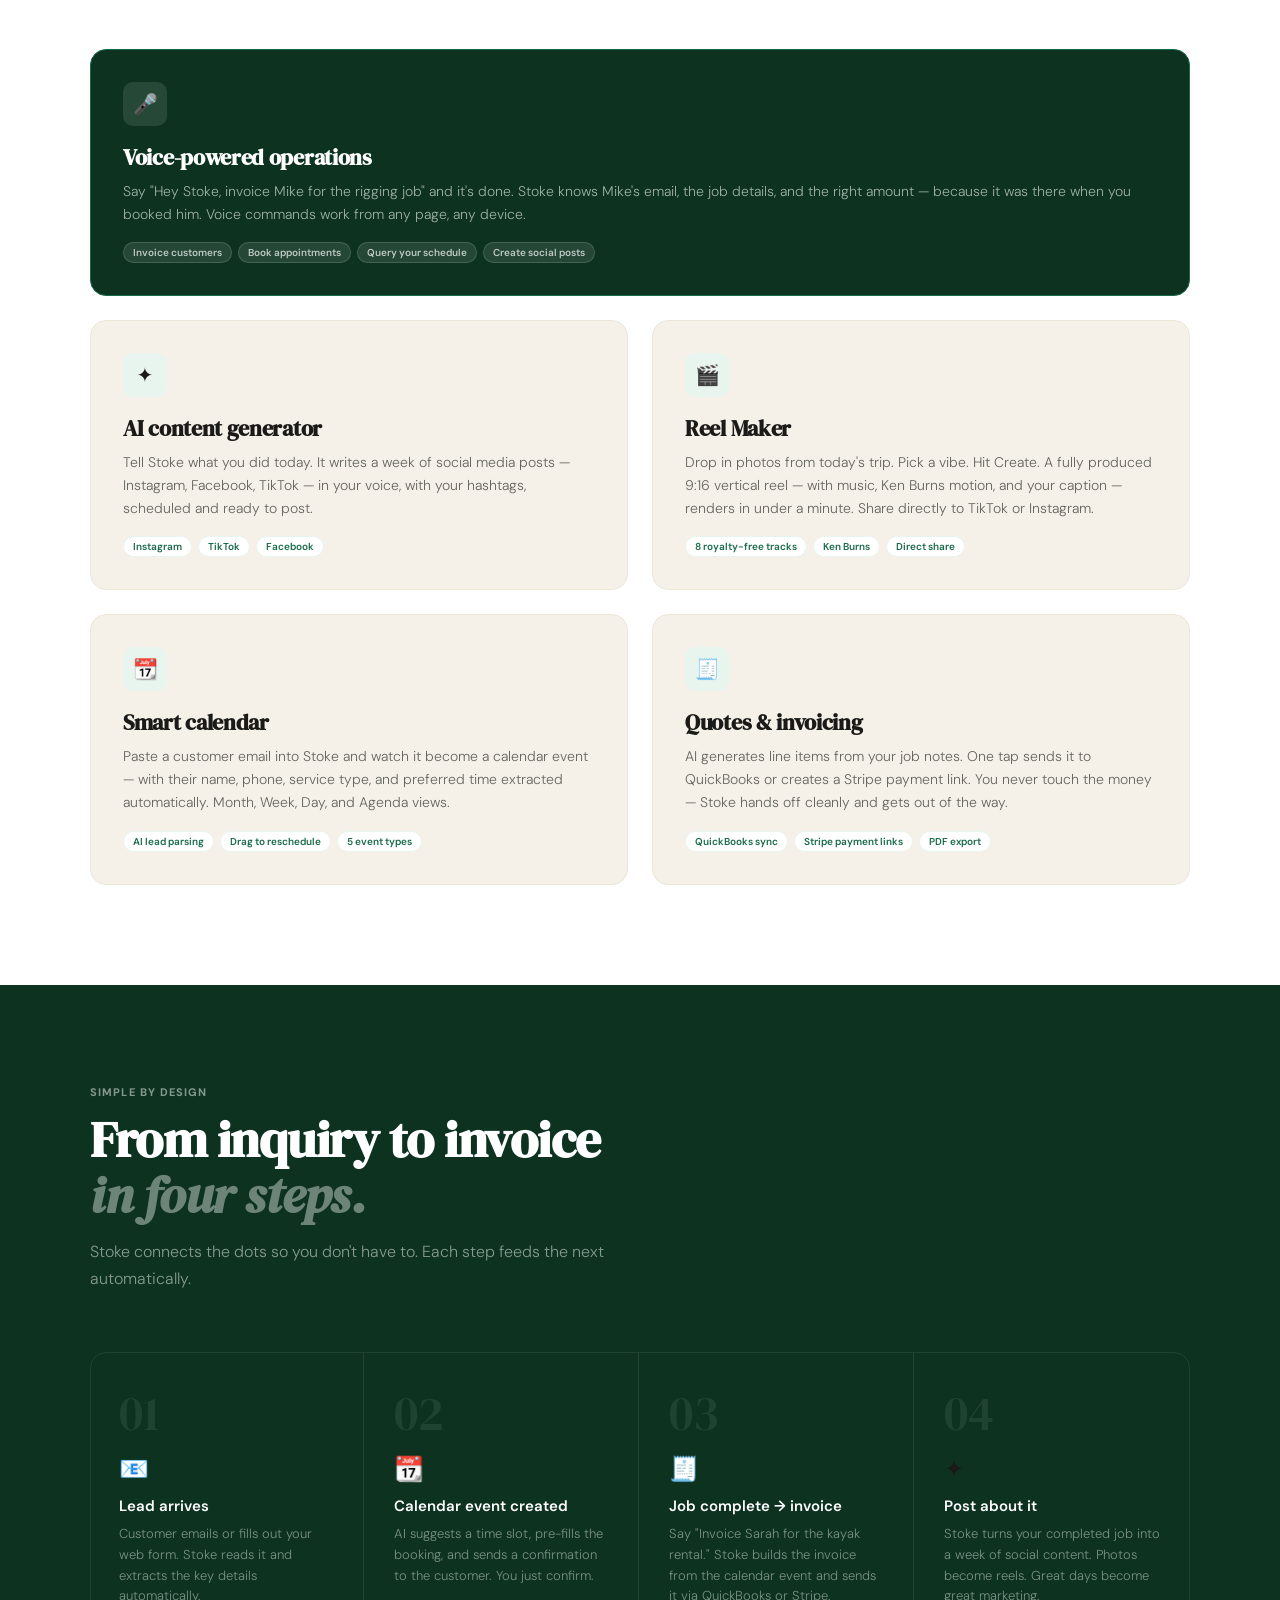
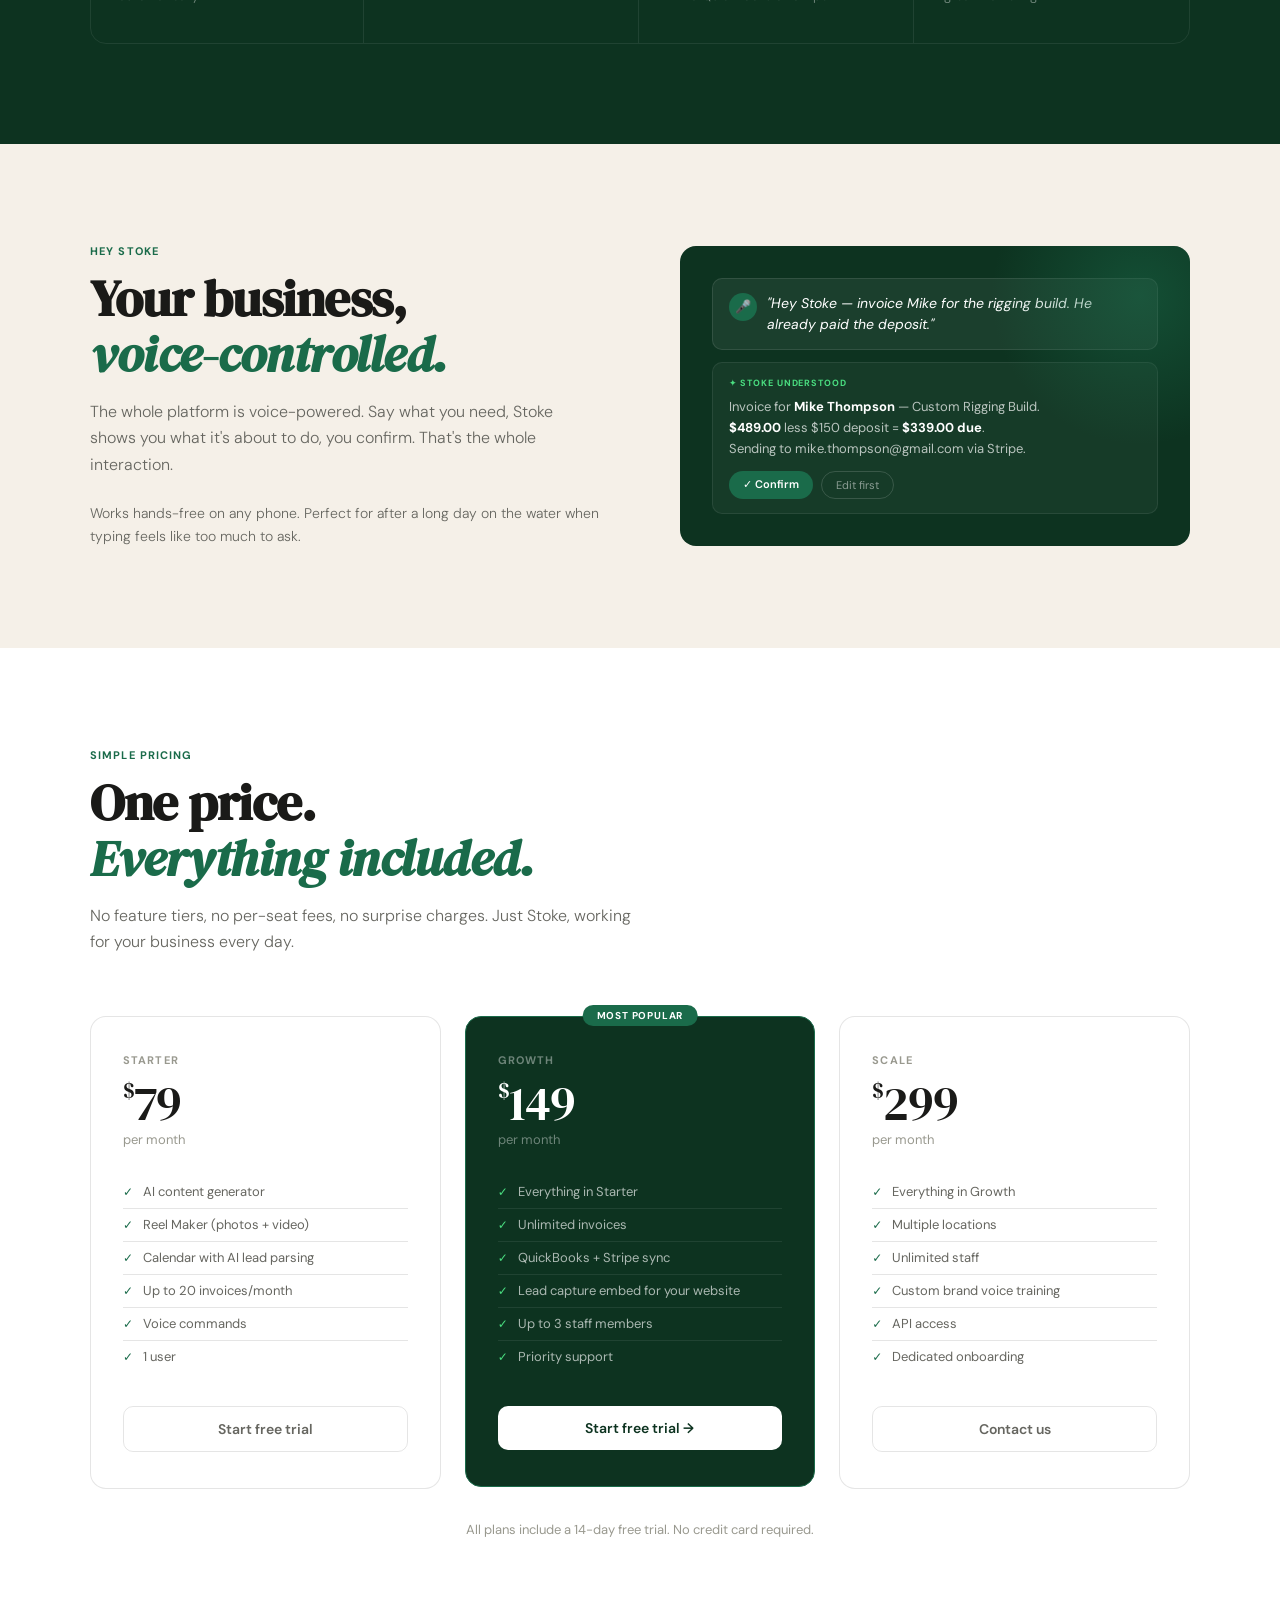
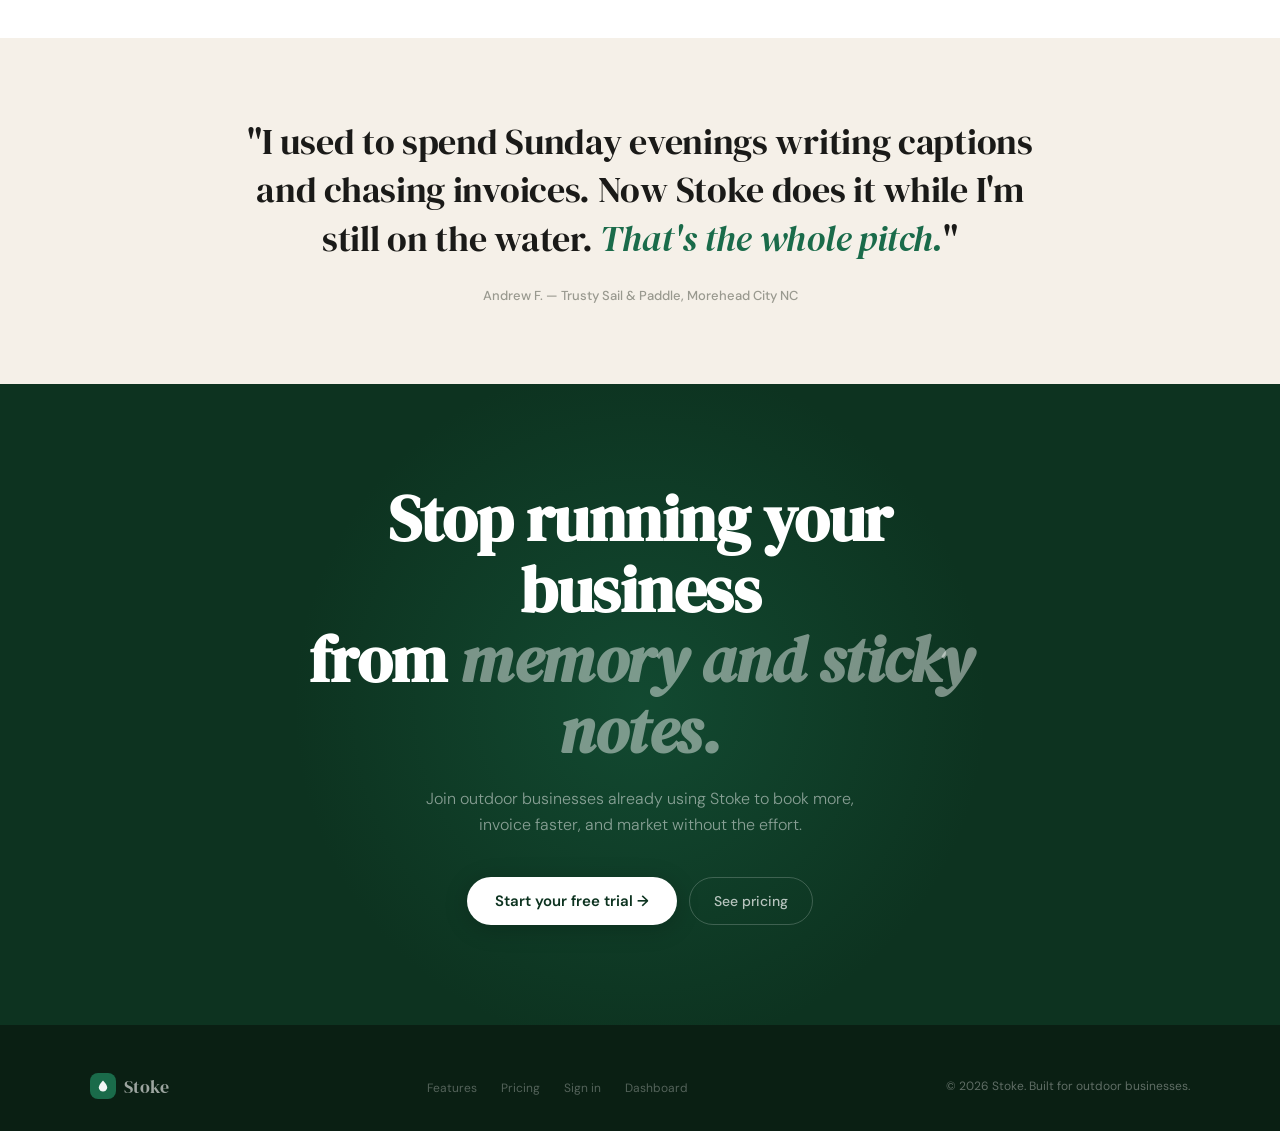
<file: app.html>
<!DOCTYPE html>
<html lang="en">
<head>
<meta charset="UTF-8">
<meta name="viewport" content="width=device-width, initial-scale=1.0">
<title>Stoke — The Operating System for Outdoor Businesses</title>
<meta name="description" content="Stoke turns emails into bookings, jobs into invoices, and every completed job into social content. Built for kayak shops, sailing schools, outdoor guides, and adventure businesses.">
<link rel="preconnect" href="https://fonts.googleapis.com">
<link rel="preconnect" href="https://fonts.gstatic.com" crossorigin>
<link href="https://fonts.googleapis.com/css2?family=DM+Serif+Display:ital@0;1&family=DM+Sans:wght@300;400;500;600&display=swap" rel="stylesheet">
<style>
*, *::before, *::after { box-sizing: border-box; margin: 0; padding: 0; }

:root {
  --green:       #1a6b4a;
  --green-dark:  #0d3320;
  --green-mid:   #0f4a32;
  --green-light: #e8f5ef;
  --green-glow:  rgba(26,107,74,0.15);
  --sand:        #f5f0e8;
  --sand-2:      #ede7d9;
  --text:        #1a1a18;
  --text-2:      #666660;
  --text-3:      #99998f;
  --white:       #ffffff;
  --border:      rgba(0,0,0,0.1);
  --serif:       'DM Serif Display', Georgia, serif;
  --sans:        'DM Sans', system-ui, sans-serif;
  --radius:      10px;
  --radius-lg:   16px;
}

html { scroll-behavior: smooth; }
body {
  font-family: var(--sans);
  background: var(--white);
  color: var(--text);
  -webkit-font-smoothing: antialiased;
  overflow-x: hidden;
}

/* ── NOISE TEXTURE ─────────────────────────────────────────── */
body::before {
  content: '';
  position: fixed;
  inset: 0;
  background-image: url("data:image/svg+xml,%3Csvg viewBox='0 0 256 256' xmlns='http://www.w3.org/2000/svg'%3E%3Cfilter id='noise'%3E%3CfeTurbulence type='fractalNoise' baseFrequency='0.9' numOctaves='4' stitchTiles='stitch'/%3E%3C/filter%3E%3Crect width='100%25' height='100%25' filter='url(%23noise)' opacity='0.03'/%3E%3C/svg%3E");
  pointer-events: none;
  z-index: 999;
  opacity: .4;
}

/* ── NAV ────────────────────────────────────────────────────── */
nav {
  position: fixed;
  top: 0; left: 0; right: 0;
  z-index: 100;
  padding: 16px 40px;
  display: flex;
  align-items: center;
  justify-content: space-between;
  background: rgba(255,255,255,0.92);
  backdrop-filter: blur(12px);
  -webkit-backdrop-filter: blur(12px);
  border-bottom: 0.5px solid var(--border);
  transition: box-shadow .2s;
}
nav.scrolled { box-shadow: 0 2px 20px rgba(0,0,0,0.08); }
.nav-brand {
  display: flex;
  align-items: center;
  gap: 8px;
  text-decoration: none;
}
.nav-logo {
  width: 32px; height: 32px;
  background: var(--green);
  border-radius: 8px;
  display: flex;
  align-items: center;
  justify-content: center;
}
.nav-wordmark {
  font-family: var(--serif);
  font-size: 20px;
  color: var(--text);
  letter-spacing: -0.5px;
}
.nav-links {
  display: flex;
  align-items: center;
  gap: 28px;
  list-style: none;
}
.nav-links a {
  font-size: 13px;
  font-weight: 500;
  color: var(--text-2);
  text-decoration: none;
  transition: color .15s;
}
.nav-links a:hover { color: var(--green); }
.nav-cta {
  display: flex;
  align-items: center;
  gap: 12px;
}
.btn-ghost {
  font-size: 13px;
  font-weight: 500;
  color: var(--text-2);
  text-decoration: none;
  padding: 8px 16px;
  border-radius: 20px;
  transition: all .15s;
}
.btn-ghost:hover { color: var(--green); background: var(--green-light); }
.btn-primary {
  font-size: 13px;
  font-weight: 600;
  color: white;
  background: var(--green);
  text-decoration: none;
  padding: 9px 20px;
  border-radius: 20px;
  transition: background .15s;
  display: inline-flex;
  align-items: center;
  gap: 6px;
}
.btn-primary:hover { background: var(--green-mid); }
@media(max-width:640px){
  nav { padding: 12px 20px; }
  .nav-links { display: none; }
}

/* ── HERO ───────────────────────────────────────────────────── */
.hero {
  min-height: 100vh;
  background: var(--green-dark);
  display: flex;
  flex-direction: column;
  align-items: center;
  justify-content: center;
  text-align: center;
  padding: 120px 24px 80px;
  position: relative;
  overflow: hidden;
}
/* Organic background shapes */
.hero::before {
  content: '';
  position: absolute;
  width: 800px; height: 800px;
  background: radial-gradient(circle, rgba(26,107,74,0.4) 0%, transparent 70%);
  top: -200px; left: -200px;
  pointer-events: none;
}
.hero::after {
  content: '';
  position: absolute;
  width: 600px; height: 600px;
  background: radial-gradient(circle, rgba(26,107,74,0.25) 0%, transparent 70%);
  bottom: -100px; right: -100px;
  pointer-events: none;
}
.hero-badge {
  display: inline-flex;
  align-items: center;
  gap: 6px;
  background: rgba(255,255,255,0.08);
  border: 0.5px solid rgba(255,255,255,0.15);
  color: rgba(255,255,255,0.75);
  font-size: 11px;
  font-weight: 600;
  text-transform: uppercase;
  letter-spacing: .1em;
  padding: 6px 14px;
  border-radius: 20px;
  margin-bottom: 28px;
  position: relative;
  z-index: 1;
  animation: fadeUp .6s ease both;
}
.hero-badge-dot {
  width: 6px; height: 6px;
  border-radius: 50%;
  background: #4ade80;
  animation: pulse-green 2s ease-in-out infinite;
}
@keyframes pulse-green {
  0%,100% { opacity: 1; }
  50% { opacity: .4; }
}
.hero h1 {
  font-family: var(--serif);
  font-size: clamp(44px, 7vw, 88px);
  color: white;
  line-height: 1.05;
  letter-spacing: -1px;
  max-width: 900px;
  position: relative;
  z-index: 1;
  animation: fadeUp .6s .1s ease both;
}
.hero h1 em {
  font-style: italic;
  color: rgba(255,255,255,0.55);
}
.hero-sub {
  font-size: clamp(15px, 2vw, 18px);
  color: rgba(255,255,255,0.6);
  max-width: 560px;
  line-height: 1.65;
  margin: 20px auto 40px;
  font-weight: 300;
  position: relative;
  z-index: 1;
  animation: fadeUp .6s .2s ease both;
}
.hero-actions {
  display: flex;
  align-items: center;
  gap: 14px;
  justify-content: center;
  flex-wrap: wrap;
  position: relative;
  z-index: 1;
  animation: fadeUp .6s .3s ease both;
}
.btn-hero-primary {
  font-size: 15px;
  font-weight: 600;
  color: var(--green-dark);
  background: white;
  text-decoration: none;
  padding: 14px 28px;
  border-radius: 30px;
  transition: all .2s;
  display: inline-flex;
  align-items: center;
  gap: 8px;
  box-shadow: 0 4px 24px rgba(0,0,0,0.2);
}
.btn-hero-primary:hover { transform: translateY(-2px); box-shadow: 0 8px 32px rgba(0,0,0,0.3); }
.btn-hero-ghost {
  font-size: 14px;
  font-weight: 500;
  color: rgba(255,255,255,0.7);
  text-decoration: none;
  padding: 14px 24px;
  border-radius: 30px;
  border: 0.5px solid rgba(255,255,255,0.2);
  transition: all .15s;
}
.btn-hero-ghost:hover { color: white; border-color: rgba(255,255,255,0.5); background: rgba(255,255,255,0.05); }
/* Social proof strip */
.hero-proof {
  margin-top: 60px;
  display: flex;
  align-items: center;
  gap: 12px;
  color: rgba(255,255,255,0.45);
  font-size: 12px;
  position: relative;
  z-index: 1;
  animation: fadeUp .6s .4s ease both;
}
.hero-avatars {
  display: flex;
}
.hero-avatar {
  width: 28px; height: 28px;
  border-radius: 50%;
  border: 2px solid rgba(255,255,255,0.2);
  margin-left: -8px;
  background: linear-gradient(135deg, #2d9164, #1a6b4a);
  display: flex;
  align-items: center;
  justify-content: center;
  font-size: 10px;
  font-weight: 600;
  color: white;
}
.hero-avatar:first-child { margin-left: 0; }
@keyframes fadeUp {
  from { opacity: 0; transform: translateY(16px); }
  to   { opacity: 1; transform: translateY(0); }
}

/* ── SCROLL INDICATOR ───────────────────────────────────────── */
.scroll-indicator {
  position: absolute;
  bottom: 32px;
  left: 50%;
  transform: translateX(-50%);
  display: flex;
  flex-direction: column;
  align-items: center;
  gap: 6px;
  color: rgba(255,255,255,0.3);
  font-size: 10px;
  font-weight: 600;
  text-transform: uppercase;
  letter-spacing: .1em;
  animation: fadeUp .6s .6s ease both;
  z-index: 1;
}
.scroll-line {
  width: 1px; height: 36px;
  background: linear-gradient(to bottom, rgba(255,255,255,0.3), transparent);
  animation: scroll-pulse 2s ease-in-out infinite;
}
@keyframes scroll-pulse {
  0%,100%{ opacity: .3; } 50%{ opacity: .8; }
}

/* ── SECTIONS ───────────────────────────────────────────────── */
section { padding: 100px 24px; }
.container { max-width: 1100px; margin: 0 auto; }
.section-tag {
  font-size: 11px;
  font-weight: 700;
  text-transform: uppercase;
  letter-spacing: .1em;
  color: var(--green);
  margin-bottom: 12px;
}
.section-h2 {
  font-family: var(--serif);
  font-size: clamp(32px, 4vw, 52px);
  line-height: 1.1;
  letter-spacing: -0.5px;
  color: var(--text);
  margin-bottom: 16px;
}
.section-h2 em { font-style: italic; color: var(--green); }
.section-sub {
  font-size: 16px;
  color: var(--text-2);
  line-height: 1.65;
  max-width: 560px;
  font-weight: 300;
}

/* ── PROBLEM STRIP ──────────────────────────────────────────── */
.problem-strip {
  background: var(--sand);
  padding: 60px 24px;
  border-top: 0.5px solid var(--sand-2);
  border-bottom: 0.5px solid var(--sand-2);
}
.problem-grid {
  max-width: 1100px;
  margin: 0 auto;
  display: grid;
  grid-template-columns: repeat(3, 1fr);
  gap: 2px;
}
@media(max-width:640px){ .problem-grid { grid-template-columns: 1fr; gap: 0; } }
.problem-item {
  padding: 32px;
  border-right: 0.5px solid var(--sand-2);
}
.problem-item:last-child { border-right: none; }
.problem-emoji { font-size: 28px; margin-bottom: 12px; }
.problem-text {
  font-size: 15px;
  color: var(--text-2);
  line-height: 1.6;
}
.problem-text strong { color: var(--text); }

/* ── FEATURES ───────────────────────────────────────────────── */
.features-grid {
  display: grid;
  grid-template-columns: 1fr 1fr;
  gap: 1.5rem;
  margin-top: 60px;
}
@media(max-width:760px){ .features-grid { grid-template-columns: 1fr; } }
.feature-card {
  background: var(--sand);
  border: 0.5px solid var(--sand-2);
  border-radius: var(--radius-lg);
  padding: 32px;
  position: relative;
  overflow: hidden;
  transition: transform .2s, box-shadow .2s;
}
.feature-card:hover { transform: translateY(-3px); box-shadow: 0 12px 40px rgba(0,0,0,0.08); }
.feature-card.highlight {
  background: var(--green-dark);
  border-color: var(--green);
  grid-column: span 2;
}
@media(max-width:760px){ .feature-card.highlight { grid-column: span 1; } }
.feature-icon {
  width: 44px; height: 44px;
  background: var(--green-light);
  border-radius: 10px;
  display: flex;
  align-items: center;
  justify-content: center;
  font-size: 20px;
  margin-bottom: 16px;
}
.feature-card.highlight .feature-icon { background: rgba(255,255,255,0.1); }
.feature-h3 {
  font-family: var(--serif);
  font-size: 22px;
  color: var(--text);
  margin-bottom: 8px;
  letter-spacing: -0.3px;
}
.feature-card.highlight .feature-h3 { color: white; }
.feature-p {
  font-size: 14px;
  color: var(--text-2);
  line-height: 1.65;
  font-weight: 300;
}
.feature-card.highlight .feature-p { color: rgba(255,255,255,0.6); }
.feature-tags {
  display: flex;
  flex-wrap: wrap;
  gap: 6px;
  margin-top: 16px;
}
.feature-tag {
  font-size: 10px;
  font-weight: 600;
  padding: 3px 9px;
  border-radius: 20px;
  background: white;
  color: var(--green);
  border: 0.5px solid var(--green-light);
}
.feature-card.highlight .feature-tag {
  background: rgba(255,255,255,0.1);
  color: rgba(255,255,255,0.7);
  border-color: rgba(255,255,255,0.15);
}

/* ── HOW IT WORKS ───────────────────────────────────────────── */
.how-section { background: var(--green-dark); }
.how-section .section-tag { color: rgba(255,255,255,0.5); }
.how-section .section-h2 { color: white; }
.how-section .section-h2 em { color: rgba(255,255,255,0.4); }
.how-section .section-sub { color: rgba(255,255,255,0.5); }
.steps {
  display: grid;
  grid-template-columns: repeat(4, 1fr);
  gap: 2px;
  margin-top: 60px;
  border: 0.5px solid rgba(255,255,255,0.08);
  border-radius: var(--radius-lg);
  overflow: hidden;
}
@media(max-width:760px){ .steps { grid-template-columns: 1fr 1fr; } }
@media(max-width:480px){ .steps { grid-template-columns: 1fr; } }
.step {
  padding: 36px 28px;
  border-right: 0.5px solid rgba(255,255,255,0.08);
  position: relative;
}
.step:last-child { border-right: none; }
.step-num {
  font-family: var(--serif);
  font-size: 48px;
  color: rgba(255,255,255,0.08);
  line-height: 1;
  margin-bottom: 16px;
}
.step-icon { font-size: 24px; margin-bottom: 12px; }
.step-title {
  font-size: 15px;
  font-weight: 600;
  color: white;
  margin-bottom: 8px;
}
.step-desc {
  font-size: 13px;
  color: rgba(255,255,255,0.45);
  line-height: 1.6;
  font-weight: 300;
}

/* ── VOICE FEATURE ──────────────────────────────────────────── */
.voice-section {
  background: var(--sand);
  padding: 100px 24px;
}
.voice-inner {
  max-width: 1100px;
  margin: 0 auto;
  display: grid;
  grid-template-columns: 1fr 1fr;
  gap: 80px;
  align-items: center;
}
@media(max-width:760px){
  .voice-inner { grid-template-columns: 1fr; gap: 40px; }
}
.voice-demo {
  background: var(--green-dark);
  border-radius: var(--radius-lg);
  padding: 32px;
  position: relative;
  overflow: hidden;
}
.voice-demo::before {
  content: '';
  position: absolute;
  width: 300px; height: 300px;
  background: radial-gradient(circle, rgba(26,107,74,0.5) 0%, transparent 70%);
  top: -100px; right: -100px;
  pointer-events: none;
}
.voice-prompt {
  background: rgba(255,255,255,0.06);
  border: 0.5px solid rgba(255,255,255,0.1);
  border-radius: 10px;
  padding: 14px 16px;
  margin-bottom: 12px;
  display: flex;
  align-items: flex-start;
  gap: 10px;
}
.voice-mic {
  width: 28px; height: 28px;
  background: var(--green);
  border-radius: 50%;
  display: flex;
  align-items: center;
  justify-content: center;
  font-size: 13px;
  flex-shrink: 0;
  animation: mic-pulse 2s ease-in-out infinite;
}
@keyframes mic-pulse {
  0%,100%{ box-shadow: 0 0 0 0 rgba(26,107,74,0.4); }
  50%{ box-shadow: 0 0 0 8px rgba(26,107,74,0); }
}
.voice-text {
  font-size: 14px;
  color: white;
  font-style: italic;
  line-height: 1.5;
}
.voice-response {
  background: rgba(255,255,255,0.04);
  border: 0.5px solid rgba(255,255,255,0.08);
  border-radius: 10px;
  padding: 14px 16px;
}
.voice-response-label {
  font-size: 9px;
  font-weight: 700;
  text-transform: uppercase;
  letter-spacing: .1em;
  color: #4ade80;
  margin-bottom: 8px;
}
.voice-response-text {
  font-size: 13px;
  color: rgba(255,255,255,0.7);
  line-height: 1.6;
}
.voice-response-actions {
  display: flex;
  gap: 8px;
  margin-top: 12px;
}
.voice-btn-confirm {
  font-size: 11px;
  font-weight: 600;
  padding: 6px 14px;
  background: var(--green);
  color: white;
  border-radius: 20px;
  cursor: pointer;
}
.voice-btn-edit {
  font-size: 11px;
  padding: 6px 14px;
  border: 0.5px solid rgba(255,255,255,0.15);
  color: rgba(255,255,255,0.5);
  border-radius: 20px;
  cursor: pointer;
}

/* ── PRICING ────────────────────────────────────────────────── */
.pricing-grid {
  display: grid;
  grid-template-columns: 1fr 1fr 1fr;
  gap: 1.5rem;
  margin-top: 60px;
  align-items: start;
}
@media(max-width:760px){ .pricing-grid { grid-template-columns: 1fr; max-width: 400px; margin-left: auto; margin-right: auto; } }
.pricing-card {
  border: 0.5px solid var(--border);
  border-radius: var(--radius-lg);
  padding: 36px 32px;
  position: relative;
  background: white;
  transition: transform .2s, box-shadow .2s;
}
.pricing-card:hover { transform: translateY(-4px); box-shadow: 0 16px 48px rgba(0,0,0,0.1); }
.pricing-card.featured {
  background: var(--green-dark);
  border-color: var(--green);
  transform: scale(1.03);
}
.pricing-card.featured:hover { transform: scale(1.03) translateY(-4px); }
.pricing-badge {
  position: absolute;
  top: -12px;
  left: 50%;
  transform: translateX(-50%);
  background: var(--green);
  color: white;
  font-size: 10px;
  font-weight: 700;
  text-transform: uppercase;
  letter-spacing: .08em;
  padding: 4px 14px;
  border-radius: 20px;
  white-space: nowrap;
}
.pricing-tier {
  font-size: 11px;
  font-weight: 700;
  text-transform: uppercase;
  letter-spacing: .1em;
  color: var(--text-3);
  margin-bottom: 12px;
}
.pricing-card.featured .pricing-tier { color: rgba(255,255,255,0.4); }
.pricing-price {
  font-family: var(--serif);
  font-size: 48px;
  color: var(--text);
  line-height: 1;
  margin-bottom: 4px;
  letter-spacing: -1px;
}
.pricing-card.featured .pricing-price { color: white; }
.pricing-price sup { font-size: 22px; vertical-align: top; margin-top: 8px; }
.pricing-period {
  font-size: 13px;
  color: var(--text-3);
  margin-bottom: 28px;
}
.pricing-card.featured .pricing-period { color: rgba(255,255,255,0.4); }
.pricing-features {
  list-style: none;
  margin-bottom: 32px;
}
.pricing-features li {
  display: flex;
  align-items: flex-start;
  gap: 10px;
  font-size: 13px;
  color: var(--text-2);
  padding: 7px 0;
  border-bottom: 0.5px solid var(--border);
  line-height: 1.4;
}
.pricing-features li:last-child { border-bottom: none; }
.pricing-card.featured .pricing-features li { color: rgba(255,255,255,0.65); border-bottom-color: rgba(255,255,255,0.08); }
.pricing-check { color: var(--green); font-size: 12px; flex-shrink: 0; margin-top: 1px; }
.pricing-card.featured .pricing-check { color: #4ade80; }
.pricing-cta {
  width: 100%;
  padding: 13px;
  background: var(--green);
  color: white;
  border: none;
  border-radius: var(--radius);
  font-family: var(--sans);
  font-size: 14px;
  font-weight: 600;
  cursor: pointer;
  text-align: center;
  text-decoration: none;
  display: block;
  transition: background .15s;
}
.pricing-cta:hover { background: var(--green-mid); }
.pricing-cta.ghost {
  background: transparent;
  border: 0.5px solid var(--border);
  color: var(--text-2);
}
.pricing-cta.ghost:hover { border-color: var(--green); color: var(--green); background: var(--green-light); }
.pricing-card.featured .pricing-cta {
  background: white;
  color: var(--green-dark);
}
.pricing-card.featured .pricing-cta:hover { background: rgba(255,255,255,0.9); }

/* ── TESTIMONIAL ────────────────────────────────────────────── */
.testimonial-section {
  background: var(--sand);
  padding: 80px 24px;
  text-align: center;
}
.testimonial-quote {
  font-family: var(--serif);
  font-size: clamp(22px, 3vw, 36px);
  color: var(--text);
  max-width: 800px;
  margin: 0 auto 24px;
  line-height: 1.35;
  letter-spacing: -0.3px;
}
.testimonial-quote em { font-style: italic; color: var(--green); }
.testimonial-author {
  font-size: 13px;
  color: var(--text-3);
  font-weight: 500;
}

/* ── CTA BOTTOM ─────────────────────────────────────────────── */
.cta-section {
  background: var(--green-dark);
  text-align: center;
  padding: 100px 24px;
  position: relative;
  overflow: hidden;
}
.cta-section::before {
  content: '';
  position: absolute;
  width: 700px; height: 700px;
  background: radial-gradient(circle, rgba(26,107,74,0.4), transparent 70%);
  top: 50%; left: 50%;
  transform: translate(-50%, -50%);
  pointer-events: none;
}
.cta-section h2 {
  font-family: var(--serif);
  font-size: clamp(36px, 5vw, 64px);
  color: white;
  line-height: 1.1;
  letter-spacing: -0.5px;
  max-width: 700px;
  margin: 0 auto 20px;
  position: relative;
  z-index: 1;
}
.cta-section h2 em { font-style: italic; color: rgba(255,255,255,0.45); }
.cta-section p {
  font-size: 16px;
  color: rgba(255,255,255,0.5);
  max-width: 440px;
  margin: 0 auto 40px;
  line-height: 1.6;
  position: relative;
  z-index: 1;
  font-weight: 300;
}
.cta-actions {
  display: flex;
  gap: 12px;
  justify-content: center;
  flex-wrap: wrap;
  position: relative;
  z-index: 1;
}

/* ── FOOTER ─────────────────────────────────────────────────── */
footer {
  background: #0a1f13;
  padding: 48px 40px 32px;
  color: rgba(255,255,255,0.35);
}
.footer-inner {
  max-width: 1100px;
  margin: 0 auto;
  display: flex;
  align-items: center;
  justify-content: space-between;
  flex-wrap: wrap;
  gap: 16px;
}
.footer-brand {
  display: flex;
  align-items: center;
  gap: 8px;
  font-family: var(--serif);
  font-size: 18px;
  color: rgba(255,255,255,0.6);
  text-decoration: none;
}
.footer-links {
  display: flex;
  gap: 24px;
  list-style: none;
}
.footer-links a {
  font-size: 12px;
  color: rgba(255,255,255,0.3);
  text-decoration: none;
  transition: color .15s;
}
.footer-links a:hover { color: rgba(255,255,255,0.7); }
.footer-copy { font-size: 12px; }
</style>
</head>
<body>

<!-- NAV -->
<nav id="nav">
  <a href="#" class="nav-brand">
    <div class="nav-logo">
      <svg viewBox="0 0 20 20" fill="none" width="18" height="18">
        <path d="M10 2C10 2 4 8 4 12a6 6 0 0012 0c0-4-6-10-6-10z" fill="white" opacity=".95"/>
        <path d="M10 8c0 0-2 3-2 5a2 2 0 004 0c0-2-2-5-2-5z" fill="white" opacity=".45"/>
      </svg>
    </div>
    <span class="nav-wordmark">Stoke</span>
  </a>
  <ul class="nav-links">
    <li><a href="#features">Features</a></li>
    <li><a href="#how-it-works">How it works</a></li>
    <li><a href="#pricing">Pricing</a></li>
  </ul>
  <div class="nav-cta">
    <a href="login.html" class="btn-ghost">Sign in</a>
    <a href="login.html" class="btn-primary">Start free trial →</a>
  </div>
</nav>

<!-- HERO -->
<section class="hero">
  <div class="hero-badge">
    <div class="hero-badge-dot"></div>
    Built for outdoor businesses
  </div>
  <h1>Run your shop.<br><em>Not your inbox.</em></h1>
  <p class="hero-sub">Stoke turns customer emails into calendar bookings, completed jobs into invoices, and every great day on the water into social media content — automatically.</p>
  <div class="hero-actions">
    <a href="login.html" class="btn-hero-primary">
      Start your free trial
      <span>→</span>
    </a>
    <a href="#how-it-works" class="btn-hero-ghost">See how it works</a>
  </div>
  <div class="hero-proof">
    <div class="hero-avatars">
      <div class="hero-avatar">A</div>
      <div class="hero-avatar">H</div>
      <div class="hero-avatar">J</div>
      <div class="hero-avatar">M</div>
    </div>
    Built by a kayak shop owner, for outdoor businesses
  </div>
  <div class="scroll-indicator">
    <div class="scroll-line"></div>
    Scroll
  </div>
</section>

<!-- PROBLEM STRIP -->
<div class="problem-strip">
  <div class="problem-grid">
    <div class="problem-item">
      <div class="problem-emoji">📧</div>
      <p class="problem-text"><strong>Leads fall through the cracks.</strong> A customer emails about a kayak rental, you're out on the water, and by the time you respond they've booked someone else.</p>
    </div>
    <div class="problem-item">
      <div class="problem-emoji">📋</div>
      <p class="problem-text"><strong>Office work eats your evenings.</strong> Invoicing, social posts, quote follow-ups — you didn't start an outdoor business to spend nights at a desk.</p>
    </div>
    <div class="problem-item">
      <div class="problem-emoji">📱</div>
      <p class="problem-text"><strong>Marketing gets skipped.</strong> You know great content drives bookings, but creating it takes time you don't have after a full day on the water.</p>
    </div>
  </div>
</div>

<!-- FEATURES -->
<section id="features">
  <div class="container">
    <div class="section-tag">Everything in one place</div>
    <h2 class="section-h2">Your whole front office,<br><em>finally automated.</em></h2>
    <p class="section-sub">Stoke connects your calendar, social content, invoices, and customer communications into a single platform — with AI that actually understands your business.</p>

    <div class="features-grid">
      <div class="feature-card highlight">
        <div class="feature-icon">🎤</div>
        <h3 class="feature-h3">Voice-powered operations</h3>
        <p class="feature-p">Say "Hey Stoke, invoice Mike for the rigging job" and it's done. Stoke knows Mike's email, the job details, and the right amount — because it was there when you booked him. Voice commands work from any page, any device.</p>
        <div class="feature-tags">
          <span class="feature-tag">Invoice customers</span>
          <span class="feature-tag">Book appointments</span>
          <span class="feature-tag">Query your schedule</span>
          <span class="feature-tag">Create social posts</span>
        </div>
      </div>

      <div class="feature-card">
        <div class="feature-icon">✦</div>
        <h3 class="feature-h3">AI content generator</h3>
        <p class="feature-p">Tell Stoke what you did today. It writes a week of social media posts — Instagram, Facebook, TikTok — in your voice, with your hashtags, scheduled and ready to post.</p>
        <div class="feature-tags">
          <span class="feature-tag">Instagram</span>
          <span class="feature-tag">TikTok</span>
          <span class="feature-tag">Facebook</span>
        </div>
      </div>

      <div class="feature-card">
        <div class="feature-icon">🎬</div>
        <h3 class="feature-h3">Reel Maker</h3>
        <p class="feature-p">Drop in photos from today's trip. Pick a vibe. Hit Create. A fully produced 9:16 vertical reel — with music, Ken Burns motion, and your caption — renders in under a minute. Share directly to TikTok or Instagram.</p>
        <div class="feature-tags">
          <span class="feature-tag">8 royalty-free tracks</span>
          <span class="feature-tag">Ken Burns</span>
          <span class="feature-tag">Direct share</span>
        </div>
      </div>

      <div class="feature-card">
        <div class="feature-icon">📆</div>
        <h3 class="feature-h3">Smart calendar</h3>
        <p class="feature-p">Paste a customer email into Stoke and watch it become a calendar event — with their name, phone, service type, and preferred time extracted automatically. Month, Week, Day, and Agenda views.</p>
        <div class="feature-tags">
          <span class="feature-tag">AI lead parsing</span>
          <span class="feature-tag">Drag to reschedule</span>
          <span class="feature-tag">5 event types</span>
        </div>
      </div>

      <div class="feature-card">
        <div class="feature-icon">🧾</div>
        <h3 class="feature-h3">Quotes & invoicing</h3>
        <p class="feature-p">AI generates line items from your job notes. One tap sends it to QuickBooks or creates a Stripe payment link. You never touch the money — Stoke hands off cleanly and gets out of the way.</p>
        <div class="feature-tags">
          <span class="feature-tag">QuickBooks sync</span>
          <span class="feature-tag">Stripe payment links</span>
          <span class="feature-tag">PDF export</span>
        </div>
      </div>
    </div>
  </div>
</section>

<!-- HOW IT WORKS -->
<section class="how-section" id="how-it-works">
  <div class="container">
    <div class="section-tag">Simple by design</div>
    <h2 class="section-h2">From inquiry to invoice<br><em>in four steps.</em></h2>
    <p class="section-sub">Stoke connects the dots so you don't have to. Each step feeds the next automatically.</p>

    <div class="steps">
      <div class="step">
        <div class="step-num">01</div>
        <div class="step-icon">📧</div>
        <div class="step-title">Lead arrives</div>
        <p class="step-desc">Customer emails or fills out your web form. Stoke reads it and extracts the key details automatically.</p>
      </div>
      <div class="step">
        <div class="step-num">02</div>
        <div class="step-icon">📆</div>
        <div class="step-title">Calendar event created</div>
        <p class="step-desc">AI suggests a time slot, pre-fills the booking, and sends a confirmation to the customer. You just confirm.</p>
      </div>
      <div class="step">
        <div class="step-num">03</div>
        <div class="step-icon">🧾</div>
        <div class="step-title">Job complete → invoice</div>
        <p class="step-desc">Say "Invoice Sarah for the kayak rental." Stoke builds the invoice from the calendar event and sends it via QuickBooks or Stripe.</p>
      </div>
      <div class="step">
        <div class="step-num">04</div>
        <div class="step-icon">✦</div>
        <div class="step-title">Post about it</div>
        <p class="step-desc">Stoke turns your completed job into a week of social content. Photos become reels. Great days become great marketing.</p>
      </div>
    </div>
  </div>
</section>

<!-- VOICE FEATURE HIGHLIGHT -->
<section class="voice-section">
  <div class="voice-inner">
    <div>
      <div class="section-tag">Hey Stoke</div>
      <h2 class="section-h2">Your business,<br><em>voice-controlled.</em></h2>
      <p class="section-sub" style="margin-bottom:24px">The whole platform is voice-powered. Say what you need, Stoke shows you what it's about to do, you confirm. That's the whole interaction.</p>
      <p class="section-sub" style="font-size:14px">Works hands-free on any phone. Perfect for after a long day on the water when typing feels like too much to ask.</p>
    </div>
    <div class="voice-demo">
      <div class="voice-prompt">
        <div class="voice-mic">🎤</div>
        <div class="voice-text">"Hey Stoke — invoice Mike for the rigging build. He already paid the deposit."</div>
      </div>
      <div class="voice-response">
        <div class="voice-response-label">✦ Stoke understood</div>
        <div class="voice-response-text">
          Invoice for <strong style="color:white">Mike Thompson</strong> — Custom Rigging Build.<br>
          <strong style="color:white">$489.00</strong> less $150 deposit = <strong style="color:white">$339.00 due</strong>.<br>
          Sending to mike.thompson@gmail.com via Stripe.
        </div>
        <div class="voice-response-actions">
          <div class="voice-btn-confirm">✓ Confirm</div>
          <div class="voice-btn-edit">Edit first</div>
        </div>
      </div>
    </div>
  </div>
</section>

<!-- PRICING -->
<section id="pricing">
  <div class="container">
    <div class="section-tag">Simple pricing</div>
    <h2 class="section-h2">One price.<br><em>Everything included.</em></h2>
    <p class="section-sub">No feature tiers, no per-seat fees, no surprise charges. Just Stoke, working for your business every day.</p>

    <div class="pricing-grid">
      <div class="pricing-card">
        <div class="pricing-tier">Starter</div>
        <div class="pricing-price"><sup>$</sup>79</div>
        <div class="pricing-period">per month</div>
        <ul class="pricing-features">
          <li><span class="pricing-check">✓</span> AI content generator</li>
          <li><span class="pricing-check">✓</span> Reel Maker (photos + video)</li>
          <li><span class="pricing-check">✓</span> Calendar with AI lead parsing</li>
          <li><span class="pricing-check">✓</span> Up to 20 invoices/month</li>
          <li><span class="pricing-check">✓</span> Voice commands</li>
          <li><span class="pricing-check">✓</span> 1 user</li>
        </ul>
        <a href="login.html" class="pricing-cta ghost">Start free trial</a>
      </div>

      <div class="pricing-card featured">
        <div class="pricing-badge">Most popular</div>
        <div class="pricing-tier">Growth</div>
        <div class="pricing-price"><sup>$</sup>149</div>
        <div class="pricing-period">per month</div>
        <ul class="pricing-features">
          <li><span class="pricing-check">✓</span> Everything in Starter</li>
          <li><span class="pricing-check">✓</span> Unlimited invoices</li>
          <li><span class="pricing-check">✓</span> QuickBooks + Stripe sync</li>
          <li><span class="pricing-check">✓</span> Lead capture embed for your website</li>
          <li><span class="pricing-check">✓</span> Up to 3 staff members</li>
          <li><span class="pricing-check">✓</span> Priority support</li>
        </ul>
        <a href="login.html" class="pricing-cta">Start free trial →</a>
      </div>

      <div class="pricing-card">
        <div class="pricing-tier">Scale</div>
        <div class="pricing-price"><sup>$</sup>299</div>
        <div class="pricing-period">per month</div>
        <ul class="pricing-features">
          <li><span class="pricing-check">✓</span> Everything in Growth</li>
          <li><span class="pricing-check">✓</span> Multiple locations</li>
          <li><span class="pricing-check">✓</span> Unlimited staff</li>
          <li><span class="pricing-check">✓</span> Custom brand voice training</li>
          <li><span class="pricing-check">✓</span> API access</li>
          <li><span class="pricing-check">✓</span> Dedicated onboarding</li>
        </ul>
        <a href="login.html" class="pricing-cta ghost">Contact us</a>
      </div>
    </div>

    <p style="text-align:center;margin-top:32px;font-size:13px;color:var(--text-3)">
      All plans include a 14-day free trial. No credit card required.
    </p>
  </div>
</section>

<!-- TESTIMONIAL -->
<div class="testimonial-section">
  <blockquote class="testimonial-quote">
    "I used to spend Sunday evenings writing captions and chasing invoices. Now Stoke does it while I'm still on the water. <em>That's the whole pitch.</em>"
  </blockquote>
  <div class="testimonial-author">Andrew F. — Trusty Sail &amp; Paddle, Morehead City NC</div>
</div>

<!-- CTA -->
<section class="cta-section">
  <h2>Stop running your business<br>from <em>memory and sticky notes.</em></h2>
  <p>Join outdoor businesses already using Stoke to book more, invoice faster, and market without the effort.</p>
  <div class="cta-actions">
    <a href="login.html" class="btn-hero-primary">Start your free trial →</a>
    <a href="#pricing" class="btn-hero-ghost">See pricing</a>
  </div>
</section>

<!-- FOOTER -->
<footer>
  <div class="footer-inner">
    <a href="#" class="footer-brand">
      <div class="nav-logo" style="width:26px;height:26px">
        <svg viewBox="0 0 20 20" fill="none" width="14" height="14">
          <path d="M10 2C10 2 4 8 4 12a6 6 0 0012 0c0-4-6-10-6-10z" fill="white" opacity=".95"/>
        </svg>
      </div>
      Stoke
    </a>
    <ul class="footer-links">
      <li><a href="#features">Features</a></li>
      <li><a href="#pricing">Pricing</a></li>
      <li><a href="login.html">Sign in</a></li>
      <li><a href="dashboard.html">Dashboard</a></li>
    </ul>
    <div class="footer-copy">&copy; 2026 Stoke. Built for outdoor businesses.</div>
  </div>
</footer>

<script>
// Sticky nav shadow on scroll
const nav = document.getElementById('nav');
window.addEventListener('scroll', () => {
  nav.classList.toggle('scrolled', window.scrollY > 20);
});

// Animate sections on scroll
const observer = new IntersectionObserver((entries) => {
  entries.forEach(e => {
    if (e.isIntersecting) {
      e.target.style.opacity = '1';
      e.target.style.transform = 'translateY(0)';
    }
  });
}, { threshold: 0.1 });

document.querySelectorAll('.feature-card, .step, .pricing-card').forEach(el => {
  el.style.opacity = '0';
  el.style.transform = 'translateY(20px)';
  el.style.transition = 'opacity .5s ease, transform .5s ease';
  observer.observe(el);
});
</script>
</body>
</html>
</file>
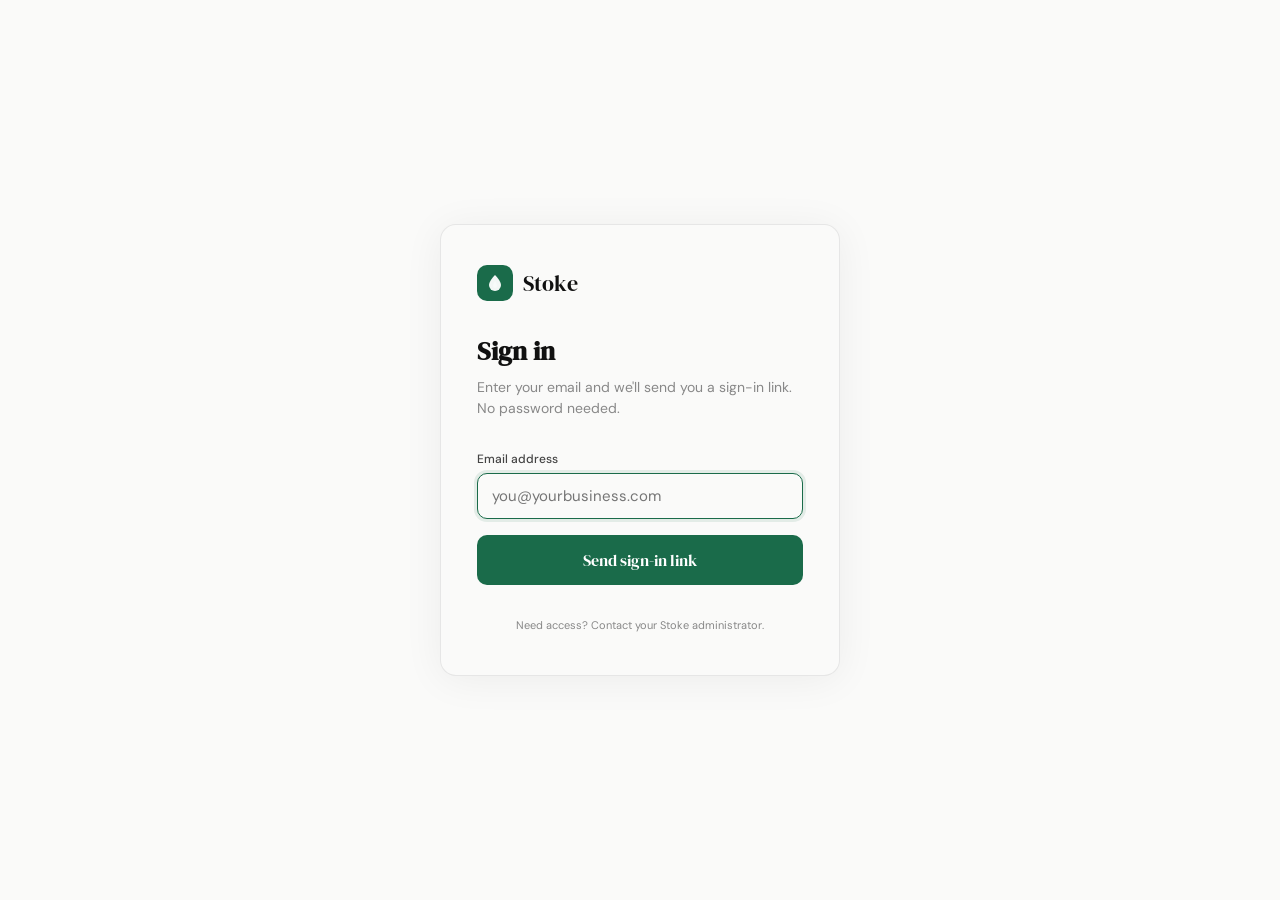
<file: login.html>
<!DOCTYPE html>
<html lang="en">
<head>
<meta charset="UTF-8">
<meta name="viewport" content="width=device-width, initial-scale=1.0">
<title>Stoke — Sign in</title>
<link rel="preconnect" href="https://fonts.googleapis.com">
<link rel="preconnect" href="https://fonts.gstatic.com" crossorigin>
<link href="https://fonts.googleapis.com/css2?family=DM+Serif+Display:ital@0;1&family=DM+Sans:wght@300;400;500&display=swap" rel="stylesheet">
<style>
*,*::before,*::after{box-sizing:border-box;margin:0;padding:0;}
:root{--green:#1a6b4a;--green-mid:#0f4a32;--green-light:#f0f7f4;--bg:#fafaf9;--text:#111;--text-2:#444;--text-3:#888;--border:rgba(0,0,0,0.08);--radius:10px;--font-serif:'DM Serif Display',Georgia,serif;--font-body:'DM Sans',system-ui,sans-serif;}
@media(prefers-color-scheme:dark){:root{--bg:#0f0f0e;--text:#f0ede8;--text-2:#aaa;--text-3:#666;--border:rgba(255,255,255,0.08);--green-light:rgba(26,107,74,0.12);}}
body{font-family:var(--font-body);background:var(--bg);color:var(--text);min-height:100vh;display:flex;align-items:center;justify-content:center;padding:20px;}
.card{width:100%;max-width:400px;background:var(--bg);border:0.5px solid var(--border);border-radius:16px;padding:40px 36px;box-shadow:0 4px 40px rgba(0,0,0,0.06);}
.logo-row{display:flex;align-items:center;gap:10px;margin-bottom:32px;}
.logo-mark{width:36px;height:36px;border-radius:10px;background:var(--green);display:flex;align-items:center;justify-content:center;}
.wordmark{font-family:var(--font-serif);font-size:22px;color:var(--text);}
h1{font-family:var(--font-serif);font-size:26px;margin-bottom:8px;}
.subtitle{font-size:14px;color:var(--text-3);margin-bottom:32px;line-height:1.5;}
label{display:block;font-size:12px;font-weight:500;color:var(--text-2);margin-bottom:6px;}
input[type="email"]{width:100%;padding:12px 14px;font-size:15px;font-family:var(--font-body);border:1px solid var(--border);border-radius:var(--radius);background:var(--bg);color:var(--text);outline:none;transition:border-color 0.15s;margin-bottom:16px;}
input[type="email"]:focus{border-color:var(--green);box-shadow:0 0 0 3px rgba(26,107,74,0.1);}
.btn{width:100%;padding:14px;background:var(--green);color:white;border:none;border-radius:var(--radius);font-family:var(--font-serif);font-size:16px;cursor:pointer;transition:background 0.15s;min-height:48px;}
.btn:hover{background:var(--green-mid);}
.btn:disabled{opacity:0.6;cursor:default;}
.status{display:none;margin-top:16px;padding:12px 14px;border-radius:var(--radius);font-size:13px;line-height:1.5;}
.status.success{background:var(--green-light);color:var(--green);border:0.5px solid var(--green);}
.status.error{background:#fdf0f0;color:#c0392b;border:0.5px solid #f5c6cb;}
.footer{margin-top:32px;font-size:11px;color:var(--text-3);text-align:center;line-height:1.6;}
</style>
</head>
<body>
<div class="card">
  <div class="logo-row">
    <div class="logo-mark">
      <svg viewBox="0 0 20 20" fill="none" width="20" height="20">
        <path d="M10 2C10 2 4 8 4 12a6 6 0 0012 0c0-4-6-10-6-10z" fill="white" opacity=".95"/>
        <path d="M10 8c0 0-2 3-2 5a2 2 0 004 0c0-2-2-5-2-5z" fill="white" opacity=".45"/>
      </svg>
    </div>
    <span class="wordmark">Stoke</span>
  </div>
  <h1>Sign in</h1>
  <p class="subtitle">Enter your email and we'll send you a sign-in link. No password needed.</p>
  <label for="email">Email address</label>
  <input type="email" id="email" placeholder="you@yourbusiness.com" autocomplete="email" autofocus>
  <button class="btn" id="btn" onclick="signIn()">Send sign-in link</button>
  <div class="status" id="status"></div>
  <div class="footer">Need access? Contact your Stoke administrator.</div>
</div>
<script>
const params=new URLSearchParams(location.search);
if(params.get('error')==='expired')show('That sign-in link has expired. Request a new one.','error');
if(params.get('error')==='nouser')show('No account found for that email.','error');
async function signIn(){
  const email=document.getElementById('email').value.trim();
  if(!email){show('Please enter your email address.','error');return;}
  const btn=document.getElementById('btn');btn.disabled=true;btn.textContent='Sending...';
  try{
    const resp=await fetch('/auth/login',{method:'POST',headers:{'Content-Type':'application/json'},body:JSON.stringify({email})});
    const data=await resp.json();
    if(resp.ok){
      show('✓ Check your email! Click the link to sign in.','success');btn.textContent='Email sent';
      if(data.dev&&data.token)show(`Dev mode: <a href="/auth/verify?token=${data.token}" style="color:var(--green)">Click here to sign in</a>`,'success');
    } else{show(data.error||'Something went wrong.','error');btn.disabled=false;btn.textContent='Send sign-in link';}
  }catch(e){show('Connection error. Please try again.','error');btn.disabled=false;btn.textContent='Send sign-in link';}
}
function show(msg,type){const el=document.getElementById('status');el.innerHTML=msg;el.className=`status ${type}`;el.style.display='block';}
document.getElementById('email').addEventListener('keydown',e=>{if(e.key==='Enter')signIn();});
</script>
</body>
</html>
</file>
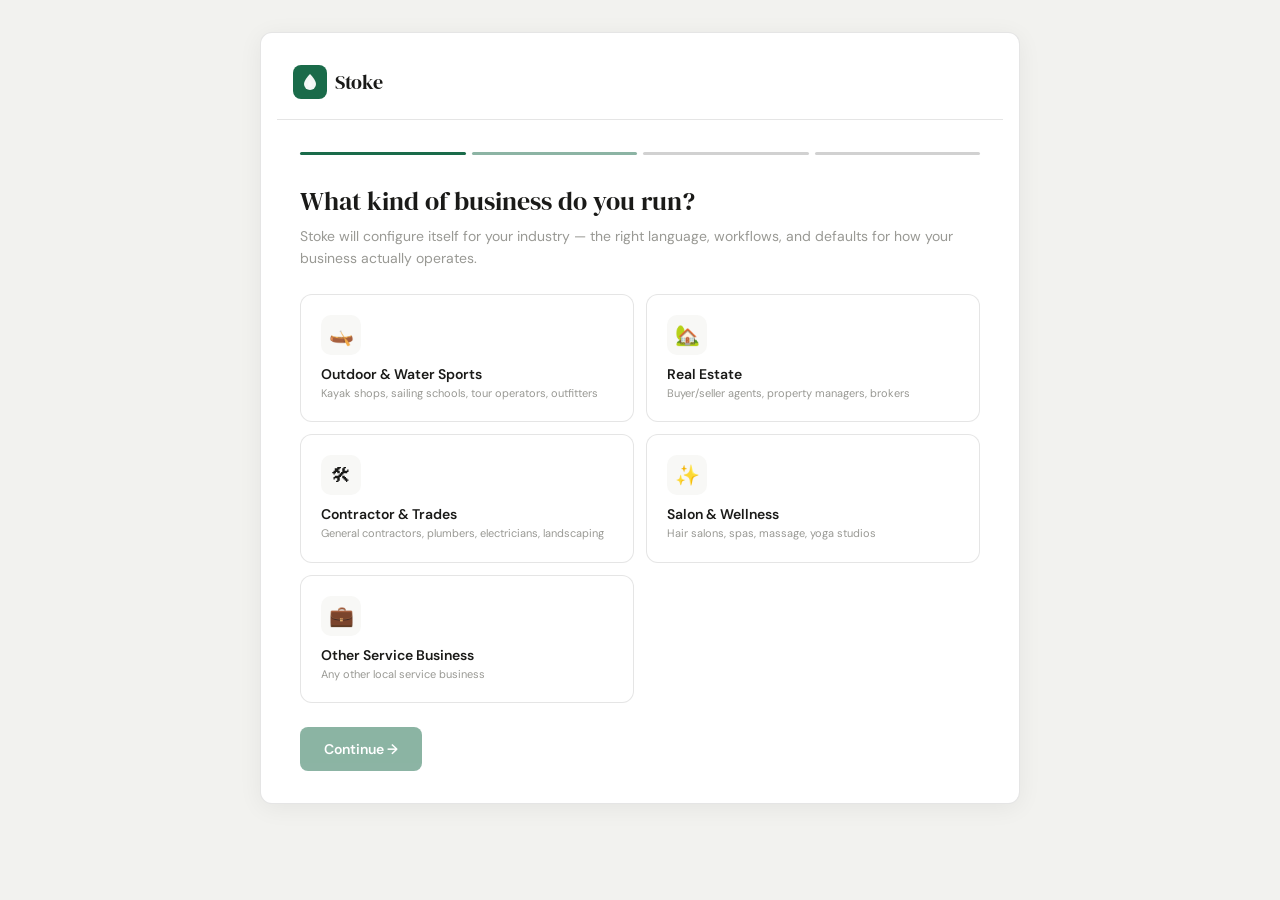
<file: onboarding.html>
<!DOCTYPE html>
<html lang="en">
<head>
<meta charset="UTF-8">
<meta name="viewport" content="width=device-width, initial-scale=1.0">
<title>Stoke — Set up your account</title>
<link rel="preconnect" href="https://fonts.googleapis.com">
<link href="https://fonts.googleapis.com/css2?family=DM+Serif+Display:ital@0;1&family=DM+Sans:wght@300;400;500;600&display=swap" rel="stylesheet">
<link rel="stylesheet" href="css/stoke.css">
<style>
.onboarding-wrap { max-width: 680px; margin: 0 auto; }
.ob-step { display: none; }
.ob-step.active { display: block; }

/* Vertical picker */
.vertical-grid { display: grid; grid-template-columns: 1fr 1fr; gap: 12px; margin: 24px 0; }
@media(max-width:500px){ .vertical-grid { grid-template-columns: 1fr; } }
.vertical-card {
  border: 1.5px solid var(--border);
  border-radius: var(--radius-lg);
  padding: 20px;
  cursor: pointer;
  transition: all .15s;
  background: var(--bg);
}
.vertical-card:hover { border-color: var(--green); background: var(--green-light); }
.vertical-card.selected { border-color: var(--green); background: var(--green-light); }
.vertical-card.selected .vc-icon { background: var(--green); }
.vc-icon { width: 40px; height: 40px; border-radius: 10px; background: var(--bg-2); display: flex; align-items: center; justify-content: center; font-size: 20px; margin-bottom: 10px; transition: background .15s; }
.vc-name { font-size: 14px; font-weight: 600; color: var(--text); margin-bottom: 3px; }
.vc-desc { font-size: 11px; color: var(--text-3); line-height: 1.4; }

/* Chat interface */
.chat-wrap { background: var(--bg-2); border-radius: var(--radius-lg); border: 0.5px solid var(--border); overflow: hidden; margin: 20px 0; }
.chat-messages { padding: 20px; min-height: 300px; max-height: 450px; overflow-y: auto; display: flex; flex-direction: column; gap: 12px; }
.chat-msg { max-width: 85%; }
.chat-msg.stoke { align-self: flex-start; }
.chat-msg.user { align-self: flex-end; }
.chat-bubble {
  padding: 12px 16px;
  border-radius: 14px;
  font-size: 14px;
  line-height: 1.55;
}
.stoke .chat-bubble { background: white; border: 0.5px solid var(--border); color: var(--text); border-radius: 14px 14px 14px 4px; }
.user .chat-bubble { background: var(--green); color: white; border-radius: 14px 14px 4px 14px; }
.chat-sender { font-size: 10px; font-weight: 600; text-transform: uppercase; letter-spacing: .06em; color: var(--text-3); margin-bottom: 4px; padding: 0 4px; }
.chat-input-row { display: flex; gap: 8px; padding: 12px; border-top: 0.5px solid var(--border); background: white; }
.chat-input {
  flex: 1; padding: 10px 14px; font-size: 14px; font-family: var(--font-body);
  border: 0.5px solid var(--border-2); border-radius: var(--radius);
  background: var(--bg); color: var(--text); outline: none; resize: none;
  min-height: 44px; max-height: 120px;
}
.chat-input:focus { border-color: var(--green); }
.chat-send-btn {
  width: 44px; height: 44px; border: none; border-radius: var(--radius);
  background: var(--green); color: white; cursor: pointer; font-size: 18px;
  display: flex; align-items: center; justify-content: center; flex-shrink: 0;
  transition: background .15s;
}
.chat-send-btn:hover { background: var(--green-mid); }
.chat-send-btn:disabled { opacity: .5; cursor: default; }

/* Typing indicator */
.typing-dots { display: flex; gap: 4px; align-items: center; padding: 4px 0; }
.typing-dot { width: 7px; height: 7px; border-radius: 50%; background: var(--text-3); animation: dot-bounce .8s ease-in-out infinite; }
.typing-dot:nth-child(2) { animation-delay: .15s; }
.typing-dot:nth-child(3) { animation-delay: .3s; }
@keyframes dot-bounce { 0%,60%,100%{transform:translateY(0)} 30%{transform:translateY(-6px)} }

/* Profile review */
.profile-review { background: var(--bg-2); border-radius: var(--radius-lg); padding: 20px; margin: 16px 0; border: 0.5px solid var(--border); }
.pr-row { display: flex; align-items: flex-start; gap: 10px; padding: 8px 0; border-bottom: 0.5px solid var(--border); }
.pr-row:last-child { border-bottom: none; }
.pr-label { font-size: 11px; font-weight: 600; text-transform: uppercase; letter-spacing: .06em; color: var(--text-3); min-width: 100px; padding-top: 2px; }
.pr-value { font-size: 13px; color: var(--text); flex: 1; line-height: 1.5; }
.pr-edit { font-size: 11px; color: var(--green); cursor: pointer; text-decoration: underline; }

/* Automation toggle */
.automation-cards { display: grid; grid-template-columns: repeat(3, 1fr); gap: 10px; margin: 16px 0; }
@media(max-width:500px){ .automation-cards { grid-template-columns: 1fr; } }
.auto-card {
  border: 1.5px solid var(--border); border-radius: var(--radius); padding: 16px 14px;
  cursor: pointer; transition: all .15s; background: var(--bg);
}
.auto-card:hover { border-color: var(--green); }
.auto-card.selected { border-color: var(--green); background: var(--green-light); }
.auto-icon { font-size: 22px; margin-bottom: 8px; }
.auto-name { font-size: 13px; font-weight: 600; color: var(--text); margin-bottom: 4px; }
.auto-desc { font-size: 11px; color: var(--text-3); line-height: 1.4; }

/* Progress bar */
.ob-progress { display: flex; gap: 6px; margin-bottom: 28px; }
.ob-progress-step { flex: 1; height: 3px; border-radius: 2px; background: var(--border-2); transition: background .3s; }
.ob-progress-step.done { background: var(--green); }
.ob-progress-step.active { background: var(--green); opacity: .5; }

.ob-title { font-family: var(--font-serif); font-size: 26px; color: var(--text); margin-bottom: 6px; }
.ob-sub { font-size: 14px; color: var(--text-3); margin-bottom: 24px; line-height: 1.6; }

.ob-btn {
  padding: 13px 24px; background: var(--green); color: white; border: none;
  border-radius: var(--radius); font-family: var(--font-body); font-size: 14px;
  font-weight: 600; cursor: pointer; transition: background .15s;
}
.ob-btn:hover { background: var(--green-mid); }
.ob-btn:disabled { opacity: .5; cursor: default; }
.ob-btn-ghost { background: transparent; border: 0.5px solid var(--border); color: var(--text-2); margin-right: 8px; }
.ob-btn-ghost:hover { border-color: var(--green); color: var(--green); background: var(--green-light); }

.success-icon { width: 64px; height: 64px; background: var(--green); border-radius: 50%; display: flex; align-items: center; justify-content: center; font-size: 28px; margin: 0 auto 20px; }
</style>
</head>
<body>
<div class="app app-narrow">
  <!-- Header -->
  <div class="header">
    <a href="index.html" class="header-home">
      <div class="logo"><svg viewBox="0 0 20 20" fill="none" width="20" height="20"><path d="M10 2C10 2 4 8 4 12a6 6 0 0012 0c0-4-6-10-6-10z" fill="white" opacity=".95"/><path d="M10 8c0 0-2 3-2 5a2 2 0 004 0c0-2-2-5-2-5z" fill="white" opacity=".45"/></svg></div>
      <span class="wordmark">Stoke</span>
    </a>
  </div>

  <div class="onboarding-wrap">

    <!-- Progress -->
    <div class="ob-progress">
      <div class="ob-progress-step done" id="prog-1"></div>
      <div class="ob-progress-step active" id="prog-2"></div>
      <div class="ob-progress-step" id="prog-3"></div>
      <div class="ob-progress-step" id="prog-4"></div>
    </div>

    <!-- Step 1: Choose vertical -->
    <div class="ob-step active" id="step-1">
      <div class="ob-title">What kind of business do you run?</div>
      <div class="ob-sub">Stoke will configure itself for your industry — the right language, workflows, and defaults for how your business actually operates.</div>

      <div class="vertical-grid" id="vertical-grid">
        <div class="vertical-card" data-vertical="outdoor_service" onclick="selectVertical(this)">
          <div class="vc-icon">&#x1F6F6;</div>
          <div class="vc-name">Outdoor & Water Sports</div>
          <div class="vc-desc">Kayak shops, sailing schools, tour operators, outfitters</div>
        </div>
        <div class="vertical-card" data-vertical="real_estate" onclick="selectVertical(this)">
          <div class="vc-icon">&#x1F3E1;</div>
          <div class="vc-name">Real Estate</div>
          <div class="vc-desc">Buyer/seller agents, property managers, brokers</div>
        </div>
        <div class="vertical-card" data-vertical="contractor" onclick="selectVertical(this)">
          <div class="vc-icon">&#x1F6E0;</div>
          <div class="vc-name">Contractor & Trades</div>
          <div class="vc-desc">General contractors, plumbers, electricians, landscaping</div>
        </div>
        <div class="vertical-card" data-vertical="salon_wellness" onclick="selectVertical(this)">
          <div class="vc-icon">&#x2728;</div>
          <div class="vc-name">Salon & Wellness</div>
          <div class="vc-desc">Hair salons, spas, massage, yoga studios</div>
        </div>
        <div class="vertical-card" data-vertical="other" onclick="selectVertical(this)">
          <div class="vc-icon">&#x1F4BC;</div>
          <div class="vc-name">Other Service Business</div>
          <div class="vc-desc">Any other local service business</div>
        </div>
      </div>

      <button class="ob-btn" id="btn-step1" onclick="goToStep(2)" disabled>Continue &rarr;</button>
    </div>

    <!-- Step 2: AI Interview -->
    <div class="ob-step" id="step-2">
      <div class="ob-title">Tell me about your business</div>
      <div class="ob-sub">I'll ask you a few questions to set everything up. You can type or use your voice.</div>

      <div class="chat-wrap">
        <div class="chat-messages" id="chat-messages"></div>
        <div class="chat-input-row">
          <textarea class="chat-input" id="chat-input" placeholder="Type your answer here..." rows="1"
            onkeydown="if(event.key==='Enter'&&!event.shiftKey){event.preventDefault();sendChat()}"
            oninput="this.style.height='auto';this.style.height=this.scrollHeight+'px'"></textarea>
          <button class="chat-send-btn" id="chat-send" onclick="sendChat()">&#x2191;</button>
        </div>
      </div>

      <div id="profile-complete-section" style="display:none">
        <button class="ob-btn" onclick="goToStep(3)">Review your profile &rarr;</button>
      </div>
    </div>

    <!-- Step 3: Review profile -->
    <div class="ob-step" id="step-3">
      <div class="ob-title">Here's what Stoke learned</div>
      <div class="ob-sub">Review your business profile. Everything is editable.</div>

      <div class="profile-review" id="profile-review-content">
        <!-- Populated by JS -->
      </div>

      <div style="margin-top: 20px">
        <div class="ob-title" style="font-size:18px;margin-bottom:8px">How hands-on do you want to be?</div>
        <div style="font-size:13px;color:var(--text-3);margin-bottom:14px">You can change this anytime in Settings.</div>
        <div class="automation-cards">
          <div class="auto-card selected" data-level="review_all" onclick="selectAutomation(this)">
            <div class="auto-icon">&#x1F440;</div>
            <div class="auto-name">Review Everything</div>
            <div class="auto-desc">Stoke suggests. You approve every action. Best when starting out.</div>
          </div>
          <div class="auto-card" data-level="smart_confirm" onclick="selectAutomation(this)">
            <div class="auto-icon">&#x26A1;</div>
            <div class="auto-name">Smart Confirm</div>
            <div class="auto-desc">Stoke handles routine tasks automatically. Flags anything unusual.</div>
          </div>
          <div class="auto-card" data-level="autopilot" onclick="selectAutomation(this)">
            <div class="auto-icon">&#x1F680;</div>
            <div class="auto-name">Autopilot</div>
            <div class="auto-desc">Stoke runs your front office. You review a daily digest.</div>
          </div>
        </div>
      </div>

      <div style="margin-top:24px">
        <button class="ob-btn ob-btn-ghost" onclick="goToStep(2)">&#x2190; Back</button>
        <button class="ob-btn" onclick="saveAndFinish()">Launch Stoke &rarr;</button>
      </div>
    </div>

    <!-- Step 4: Done -->
    <div class="ob-step" id="step-4">
      <div style="text-align:center;padding:40px 0">
        <div class="success-icon">&#x2713;</div>
        <div class="ob-title">You're all set!</div>
        <div class="ob-sub" style="max-width:400px;margin:0 auto 32px">Stoke is configured for your business. Your agents know your services, your pricing, and your voice.</div>
        <a href="dashboard.html" class="ob-btn" style="text-decoration:none;display:inline-block">Go to your dashboard &rarr;</a>
      </div>
    </div>

  </div><!-- /onboarding-wrap -->
</div><!-- /app -->

<script>
let selectedVertical = '';
let selectedAutomation = 'review_all';
let chatMessages = [];
let extractedProfile = null;

// ── STEP 1: Vertical selection ────────────────────────────────────────────
function selectVertical(card) {
  document.querySelectorAll('.vertical-card').forEach(c => c.classList.remove('selected'));
  card.classList.add('selected');
  selectedVertical = card.dataset.vertical;
  document.getElementById('btn-step1').disabled = false;
}

// ── STEP NAVIGATION ───────────────────────────────────────────────────────
function goToStep(n) {
  document.querySelectorAll('.ob-step').forEach(s => s.classList.remove('active'));
  document.getElementById('step-' + n).classList.add('active');

  // Update progress
  for(let i = 1; i <= 4; i++){
    const el = document.getElementById('prog-' + i);
    el.className = 'ob-progress-step' + (i < n ? ' done' : i === n ? ' active' : '');
  }

  if(n === 2 && chatMessages.length === 0) startInterview();
  if(n === 3) renderProfileReview();
  window.scrollTo(0, 0);
}

// ── STEP 2: AI Interview ──────────────────────────────────────────────────
function addMessage(role, text) {
  const container = document.getElementById('chat-messages');

  // Remove typing indicator if present
  const typing = document.getElementById('typing-indicator');
  if(typing) typing.remove();

  const div = document.createElement('div');
  div.className = 'chat-msg ' + (role === 'assistant' ? 'stoke' : 'user');
  div.innerHTML = `
    <div class="chat-sender">${role === 'assistant' ? '✦ Stoke' : 'You'}</div>
    <div class="chat-bubble">${text.replace(/\n/g, '<br>')}</div>
  `;
  container.appendChild(div);
  container.scrollTop = container.scrollHeight;
  chatMessages.push({role, content: text});
}

function showTyping() {
  const container = document.getElementById('chat-messages');
  const div = document.createElement('div');
  div.id = 'typing-indicator';
  div.className = 'chat-msg stoke';
  div.innerHTML = '<div class="chat-sender">✦ Stoke</div><div class="chat-bubble"><div class="typing-dots"><div class="typing-dot"></div><div class="typing-dot"></div><div class="typing-dot"></div></div></div>';
  container.appendChild(div);
  container.scrollTop = container.scrollHeight;
}

async function startInterview() {
  showTyping();
  const verticalNames = {
    outdoor_service: 'outdoor/water sports business',
    real_estate: 'real estate business',
    contractor: 'contracting/trades business',
    salon_wellness: 'salon or wellness business',
    other: 'service business'
  };

  chatMessages = [{
    role: 'user',
    content: `I run a ${verticalNames[selectedVertical] || 'service business'}. Help me set up my Stoke account.`
  }];

  await fetchChat();
}

async function sendChat() {
  const input = document.getElementById('chat-input');
  const text = input.value.trim();
  if(!text) return;

  input.value = '';
  input.style.height = 'auto';
  addMessage('user', text);
  chatMessages.push({role:'user', content: text});

  // Remove the message we just added to avoid double-adding in fetchChat
  chatMessages.pop();
  chatMessages.push({role:'user', content: text});

  document.getElementById('chat-send').disabled = true;
  showTyping();
  await fetchChat();
  document.getElementById('chat-send').disabled = false;
}

async function fetchChat() {
  try {
    const resp = await fetch('/api/onboarding/chat', {
      method: 'POST',
      headers: {'Content-Type': 'application/json'},
      credentials: 'include',
      body: JSON.stringify({messages: chatMessages, vertical: selectedVertical})
    });
    const data = await resp.json();

    if(data.ok) {
      addMessage('assistant', data.message || 'Tell me more about your business.');

      if(data.profile_complete && data.extracted_profile) {
        extractedProfile = data.extracted_profile;
        document.getElementById('profile-complete-section').style.display = 'block';
        // Auto-advance after a short delay
        setTimeout(() => goToStep(3), 1500);
      }
    }
  } catch(e) {
    addMessage('assistant', 'Something went wrong. Please try again.');
  }
}

// ── STEP 3: Profile review ────────────────────────────────────────────────
function renderProfileReview() {
  const p = extractedProfile || {};
  const container = document.getElementById('profile-review-content');

  const rows = [
    ['Business Name', p.name || '—'],
    ['Location', [p.city, p.area].filter(Boolean).join(', ') || '—'],
    ['Phone', p.phone || '—'],
    ['Website', p.website || '—'],
    ['Industry', p.vertical ? p.vertical.replace(/_/g,' ') : selectedVertical.replace(/_/g,' ')],
    ['Services', p.services ? p.services.map(s => `${s.name} ($${s.base_price}/${s.price_unit})`).join(', ') : '—'],
    ['Communication style', p.voice?.style || '—'],
  ];

  container.innerHTML = rows.map(([label, value]) => `
    <div class="pr-row">
      <div class="pr-label">${label}</div>
      <div class="pr-value">${value}</div>
    </div>
  `).join('');
}

function selectAutomation(card) {
  document.querySelectorAll('.auto-card').forEach(c => c.classList.remove('selected'));
  card.classList.add('selected');
  selectedAutomation = card.dataset.level;
}

// ── SAVE AND FINISH ───────────────────────────────────────────────────────
async function saveAndFinish() {
  const btn = event.target;
  btn.disabled = true;
  btn.textContent = 'Saving...';

  const p = extractedProfile || {};

  try {
    await fetch('/api/profile', {
      method: 'POST',
      headers: {'Content-Type': 'application/json'},
      credentials: 'include',
      body: JSON.stringify({
        name: p.name,
        city: p.city,
        area: p.area,
        phone: p.phone,
        website: p.website,
        vertical: p.vertical || selectedVertical,
        automation_level: selectedAutomation,
        onboarding_complete: 1,
        settings: {
          business: {
            name: p.name,
            city: p.city,
            area: p.area,
            phone: p.phone,
            website: p.website,
          },
          voice: p.voice || null,
          vertical: p.vertical || selectedVertical
        },
        preset_data: p
      })
    });

    // Save services if we got them
    if(p.services && p.services.length > 0){
      for(const svc of p.services){
        await fetch('/api/services', {
          method: 'POST',
          headers: {'Content-Type':'application/json'},
          credentials: 'include',
          body: JSON.stringify(svc)
        }).catch(()=>{});
      }
    }

    localStorage.setItem('stoke_onboarding_complete', '1');
    goToStep(4);
  } catch(e) {
    btn.disabled = false;
    btn.textContent = 'Launch Stoke →';
    alert('Could not save profile. Please try again.');
  }
}
</script>
</body>
</html>
</file>
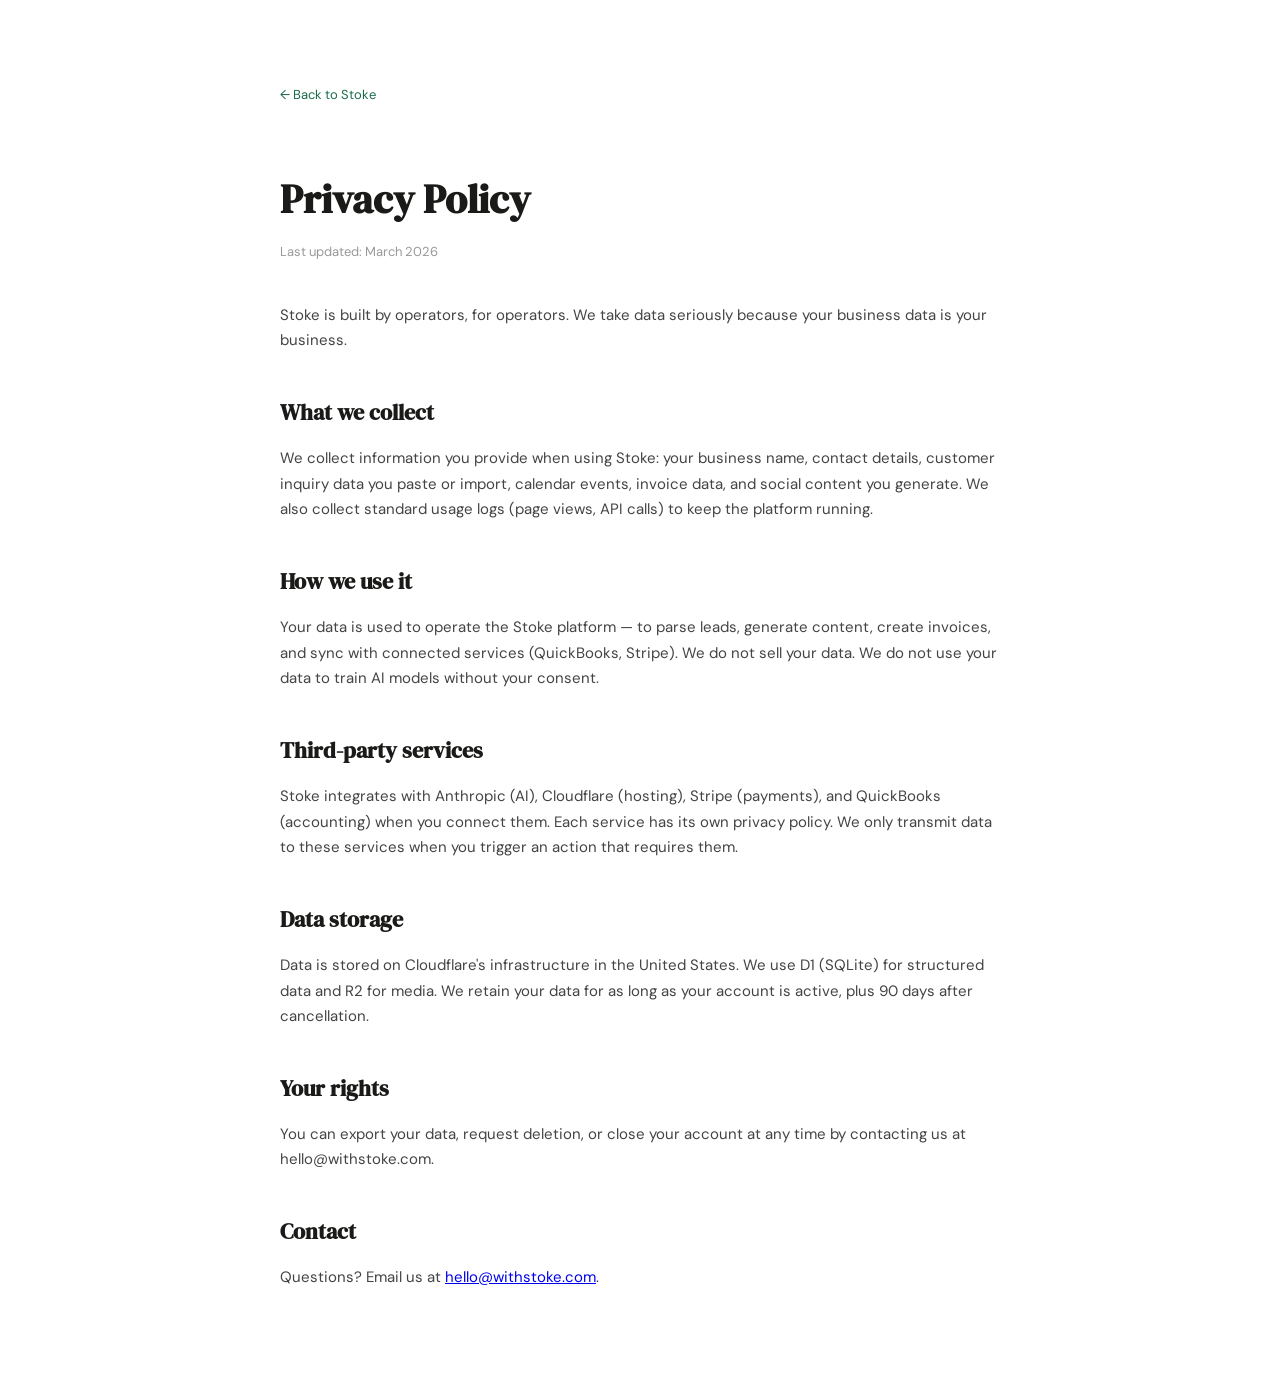
<file: privacy.html>
<!DOCTYPE html>
<html lang="en">
<head>
<meta charset="UTF-8">
<meta name="viewport" content="width=device-width, initial-scale=1.0">
<title>Privacy Policy — Stoke</title>
<link href="https://fonts.googleapis.com/css2?family=DM+Serif+Display&family=DM+Sans:wght@300;400;500&display=swap" rel="stylesheet">
<style>
body { font-family: 'DM Sans', sans-serif; max-width: 720px; margin: 0 auto; padding: 80px 24px; color: #1a1a18; line-height: 1.7; }
h1 { font-family: 'DM Serif Display', serif; font-size: 40px; margin-bottom: 8px; }
h2 { font-family: 'DM Serif Display', serif; font-size: 22px; margin-top: 40px; margin-bottom: 8px; }
p, li { font-size: 15px; color: #444; }
.back { font-size: 13px; color: #1a6b4a; text-decoration: none; display:inline-block; margin-bottom:32px; }
.updated { font-size: 13px; color: #999; margin-bottom: 40px; }
</style>
</head>
<body>
<a href="index.html" class="back">← Back to Stoke</a>
<h1>Privacy Policy</h1>
<div class="updated">Last updated: March 2026</div>

<p>Stoke is built by operators, for operators. We take data seriously because your business data is your business.</p>

<h2>What we collect</h2>
<p>We collect information you provide when using Stoke: your business name, contact details, customer inquiry data you paste or import, calendar events, invoice data, and social content you generate. We also collect standard usage logs (page views, API calls) to keep the platform running.</p>

<h2>How we use it</h2>
<p>Your data is used to operate the Stoke platform — to parse leads, generate content, create invoices, and sync with connected services (QuickBooks, Stripe). We do not sell your data. We do not use your data to train AI models without your consent.</p>

<h2>Third-party services</h2>
<p>Stoke integrates with Anthropic (AI), Cloudflare (hosting), Stripe (payments), and QuickBooks (accounting) when you connect them. Each service has its own privacy policy. We only transmit data to these services when you trigger an action that requires them.</p>

<h2>Data storage</h2>
<p>Data is stored on Cloudflare's infrastructure in the United States. We use D1 (SQLite) for structured data and R2 for media. We retain your data for as long as your account is active, plus 90 days after cancellation.</p>

<h2>Your rights</h2>
<p>You can export your data, request deletion, or close your account at any time by contacting us at hello@withstoke.com.</p>

<h2>Contact</h2>
<p>Questions? Email us at <a href="mailto:hello@withstoke.com">hello@withstoke.com</a>.</p>
</body>
</html>
</file>
<file: css/stoke.css>
/**
 * stoke.css — Stoke design system
 *
 * Design decisions:
 *   - DM Serif Display / DM Sans pairing (editorial warmth, not generic SaaS)
 *   - #1a6b4a green — outdoor, trustworthy, not corporate
 *   - CSS variables for full dark mode support
 *   - Minimum 44px touch targets (Apple HIG compliance)
 *   - Skeleton loading states (not just spinners)
 */

/* ── RESET & VARIABLES ──────────────────────────────────────── */
*, *::before, *::after { box-sizing: border-box; margin: 0; padding: 0; }

:root {
  --bg:          #ffffff;
  --bg-2:        #f8f8f6;
  --bg-3:        #f2f2ef;
  --text:        #1a1a18;
  --text-2:      #666662;
  --text-3:      #999994;
  --border:      rgba(0, 0, 0, 0.10);
  --border-2:    rgba(0, 0, 0, 0.18);
  --green:       #1a6b4a;
  --green-light: #e8f5ef;
  --green-mid:   #0f4a32;
  --radius:      8px;
  --radius-lg:   12px;
  --font-body:   'DM Sans', sans-serif;
  --font-serif:  'DM Serif Display', serif;
}

@media (prefers-color-scheme: dark) {
  :root {
    --bg:          #1a1a18;
    --bg-2:        #222220;
    --bg-3:        #2a2a27;
    --text:        #f0f0ec;
    --text-2:      #a0a09a;
    --text-3:      #666660;
    --border:      rgba(255, 255, 255, 0.10);
    --border-2:    rgba(255, 255, 255, 0.18);
    --green-light: #0d3320;
  }
}

/* ── BASE ───────────────────────────────────────────────────── */
body {
  font-family: var(--font-body);
  background: var(--bg-3);
  color: var(--text);
  min-height: 100vh;
  padding: 2rem 1rem;
  -webkit-font-smoothing: antialiased;
}

/* ── LAYOUT ─────────────────────────────────────────────────── */
.app {
  max-width: 1200px;
  margin: 0 auto;
  background: var(--bg);
  border-radius: var(--radius-lg);
  border: 0.5px solid var(--border);
  padding: 2rem;
  box-shadow: 0 4px 24px rgba(0, 0, 0, 0.06);
}
/* Narrow variant for focused single-column pages (generator, settings) */
.app.app-narrow { max-width: 760px; }
/* Wide variant for full dashboard/calendar/invoice pages */
.app.app-wide { max-width: 1400px; }

/* ── HEADER ─────────────────────────────────────────────────── */
.header {
  display: flex;
  align-items: center;
  gap: 8px;
  margin-bottom: 2rem;
  padding-bottom: 1.25rem;
  border-bottom: 0.5px solid var(--border);
  flex-wrap: nowrap;
  min-height: 48px;
}
/* Home link wraps logo + wordmark */
.header-home {
  display: flex; align-items: center; gap: 8px;
  text-decoration: none; flex-shrink: 0;
}
.header-home:hover .logo { background: var(--green-mid); }
.logo {
  width: 34px; height: 34px;
  background: var(--green);
  border-radius: var(--radius);
  display: flex; align-items: center; justify-content: center;
  flex-shrink: 0;
  transition: background .15s;
}
.wordmark {
  font-family: var(--font-serif);
  font-size: 20px;
  color: var(--text);
  letter-spacing: -0.5px;
}
.version-badge {
  font-size: 9px; font-weight: 600;
  color: var(--green);
  background: var(--green-light);
  padding: 2px 6px;
  border-radius: 20px;
  flex-shrink: 0;
}
/* Nav section sits to the right of a divider */
.header-nav {
  display: flex; align-items: center; gap: 4px;
  margin-left: auto;
  flex-wrap: nowrap;
  overflow-x: auto;
  scrollbar-width: none;
}
.header-nav::-webkit-scrollbar { display: none; }
/* Divider between brand and nav */
.header-divider {
  width: 1px; height: 20px;
  background: var(--border-2);
  flex-shrink: 0;
  margin: 0 4px;
}
/* Standard nav pill */
.nav-pill {
  font-size: 11px; font-weight: 500;
  color: var(--text-3);
  text-decoration: none;
  padding: 5px 10px;
  border: 0.5px solid var(--border);
  border-radius: 20px;
  transition: all .15s;
  white-space: nowrap;
  flex-shrink: 0;
}
.nav-pill:hover { color: var(--green); border-color: var(--green); }
.nav-pill.active { color: var(--green); border-color: var(--green); background: var(--green-light); }
/* Icon-only nav pill (settings gear) */
.nav-pill-icon {
  width: 28px; height: 28px;
  display: flex; align-items: center; justify-content: center;
  border: 0.5px solid var(--border); border-radius: 50%;
  color: var(--text-3); text-decoration: none;
  font-size: 13px; transition: all .15s; flex-shrink: 0;
}
.nav-pill-icon:hover { color: var(--green); border-color: var(--green); }
/* Auth badge */
.auth-badge {
  font-size: 11px; font-weight: 500;
  color: var(--green);
  background: var(--green-light);
  padding: 3px 10px;
  border-radius: 20px;
  border: 0.5px solid var(--green);
  flex-shrink: 0;
  white-space: nowrap;
}
/* Legacy tagline class kept for compat */
.tagline {
  font-size: 12px; color: var(--text-3);
  margin-left: auto; font-weight: 300;
}

/* ── FORM ELEMENTS ──────────────────────────────────────────── */
.section-label {
  font-size: 11px; font-weight: 500;
  letter-spacing: 0.08em;
  text-transform: uppercase;
  color: var(--text-3);
  margin-bottom: 0.75rem;
  display: block;
}
.field-group { margin-bottom: 1.25rem; }
.field-label {
  font-size: 13px; font-weight: 500;
  color: var(--text);
  margin-bottom: 5px;
  display: block;
}
.field-label-sub {
  font-size: 11px; color: var(--text-3); font-weight: 400;
}
.field-hint {
  font-size: 12px; color: var(--text-2);
  margin-bottom: 6px; display: block; line-height: 1.5;
}
.selection-count {
  font-size: 11px; color: var(--green);
  margin-left: 6px; font-weight: 500;
}
input[type=text], textarea {
  width: 100%;
  padding: 9px 12px;
  font-size: 14px; font-family: var(--font-body);
  border: 0.5px solid var(--border-2);
  border-radius: var(--radius);
  background: var(--bg); color: var(--text);
  outline: none;
  transition: border-color 0.15s, box-shadow 0.15s;
  line-height: 1.6;
}
input[type=text]:focus, textarea:focus {
  border-color: var(--green);
  box-shadow: 0 0 0 3px rgba(26, 107, 74, 0.1);
}
textarea { resize: vertical; }

/* ── TOGGLE BUTTONS (job type, channels, campaign length) ───── */
/* Minimum 44px height for touch target compliance */
.toggle-grid { display: grid; gap: 8px; }
.toggle-grid-2 { grid-template-columns: 1fr 1fr; }
.toggle-grid-3 { grid-template-columns: repeat(3, 1fr); }
.toggle-grid-4 { grid-template-columns: repeat(4, 1fr); }

.toggle-btn {
  min-height: 44px;
  padding: 10px 8px;
  font-size: 12px; font-family: var(--font-body); font-weight: 400;
  border: 0.5px solid var(--border-2);
  border-radius: var(--radius);
  background: var(--bg); color: var(--text-2);
  cursor: pointer;
  transition: all 0.15s;
  text-align: center; line-height: 1.4;
  position: relative;
}
.toggle-btn:hover { border-color: var(--green); color: var(--green); }
.toggle-btn.selected {
  background: var(--green-light);
  border-color: var(--green);
  color: var(--green);
  font-weight: 500;
}
/* Checkmark indicator on selected state */
.toggle-btn.selected::after {
  content: '✓';
  position: absolute;
  top: 4px; right: 6px;
  font-size: 9px;
  color: var(--green);
  opacity: 0.7;
}
.toggle-btn small {
  display: block; font-size: 10px;
  color: var(--text-3); margin-top: 2px;
}
.toggle-btn.selected small { color: var(--green); opacity: 0.7; }
.toggle-btn[style*="text-align:left"] { padding: 10px 12px; }

/* ── PHOTO ZONE ─────────────────────────────────────────────── */
.photo-zone {
  border: 1.5px dashed var(--border-2);
  border-radius: var(--radius-lg);
  padding: 1.75rem 1rem;
  text-align: center;
  cursor: pointer;
  transition: all 0.2s;
  position: relative;
  background: var(--bg-2);
}
.photo-zone:hover, .photo-zone.drag-over {
  border-color: var(--green);
  background: var(--green-light);
}
.photo-zone.has-photos { border-style: solid; border-color: var(--green); }
.photo-zone input[type=file] {
  position: absolute; inset: 0;
  opacity: 0; cursor: pointer;
  width: 100%; height: 100%;
}
.photo-previews {
  display: grid;
  grid-template-columns: repeat(auto-fill, minmax(72px, 1fr));
  gap: 8px; margin-top: 12px;
}
.photo-thumb {
  position: relative; aspect-ratio: 1;
  border-radius: var(--radius);
  overflow: hidden; border: 0.5px solid var(--border);
}
.photo-thumb img { width: 100%; height: 100%; object-fit: cover; display: block; }
.remove-photo {
  position: absolute; top: 3px; right: 3px;
  width: 22px; height: 22px;
  background: rgba(0, 0, 0, 0.65);
  border-radius: 50%;
  display: flex; align-items: center; justify-content: center;
  cursor: pointer; color: #fff; border: none;
  font-size: 12px; font-family: inherit;
}
.photo-count-badge {
  display: inline-flex; align-items: center; gap: 5px;
  font-size: 12px; font-weight: 500;
  color: var(--green); background: var(--green-light);
  padding: 4px 10px; border-radius: 20px; margin-top: 10px;
}

/* ── DIVIDER ─────────────────────────────────────────────────── */
.divider { height: 0.5px; background: var(--border); margin: 1.75rem 0; }

/* ── GENERATE BUTTON ─────────────────────────────────────────── */
.generate-btn {
  width: 100%; padding: 14px;
  font-size: 16px; font-family: var(--font-serif); font-weight: 400;
  background: var(--green); color: #fff;
  border: none; border-radius: var(--radius);
  cursor: pointer; transition: all 0.2s;
  letter-spacing: 0.01em;
  display: flex; align-items: center; justify-content: center; gap: 8px;
}
.generate-btn:hover { background: var(--green-mid); }
.generate-btn:active { transform: scale(0.99); }
.generate-btn:disabled { opacity: 0.5; cursor: not-allowed; transform: none; }
.photo-pill {
  font-size: 12px;
  background: rgba(255, 255, 255, 0.2);
  padding: 2px 8px; border-radius: 20px;
}

/* ── LOADING STATE ───────────────────────────────────────────── */
.loading-state { display: none; text-align: center; padding: 3rem 0; }
.loading-photo-strip {
  display: flex; justify-content: center;
  gap: 6px; margin-bottom: 16px; flex-wrap: wrap;
}
.loading-thumb {
  width: 48px; height: 48px;
  border-radius: var(--radius);
  object-fit: cover; opacity: 0.7;
  border: 0.5px solid var(--border);
}
/* Skeleton cards shown during loading */
.skeleton-grid {
  display: flex; flex-direction: column; gap: 8px;
  margin-top: 1rem;
}
.skeleton-card {
  height: 80px;
  border-radius: var(--radius-lg);
  background: linear-gradient(90deg, var(--bg-2) 25%, var(--bg-3) 50%, var(--bg-2) 75%);
  background-size: 200% 100%;
  animation: shimmer 1.5s infinite;
  border: 0.5px solid var(--border);
}
@keyframes shimmer {
  0%   { background-position: 200% 0; }
  100% { background-position: -200% 0; }
}
.loading-dots { display: flex; justify-content: center; gap: 7px; margin-bottom: 14px; }
.loading-dot {
  width: 9px; height: 9px;
  background: var(--green);
  border-radius: 50%;
  animation: pulse 1.4s infinite ease-in-out;
}
.loading-dot:nth-child(2) { animation-delay: 0.2s; }
.loading-dot:nth-child(3) { animation-delay: 0.4s; }
@keyframes pulse {
  0%, 80%, 100% { transform: scale(0.55); opacity: 0.35; }
  40%           { transform: scale(1);    opacity: 1;    }
}
.loading-text { font-size: 13px; color: var(--text-2); }

/* ── ERROR ───────────────────────────────────────────────────── */
.error-msg {
  display: none;
  padding: 12px 14px;
  background: #fdf0f0;
  border: 0.5px solid #e8b4b4;
  border-radius: var(--radius);
  font-size: 13px; color: #c0392b;
  margin-top: 1rem;
  line-height: 1.5;
}
@media (prefers-color-scheme: dark) {
  .error-msg { background: #2d1a1a; border-color: #6b3333; color: #e88; }
}

/* ── RESULTS HEADER ──────────────────────────────────────────── */
.results-section { display: none; }
.results-header {
  display: flex; align-items: center;
  justify-content: space-between;
  margin-bottom: 0.5rem;
}
.results-title { font-family: var(--font-serif); font-size: 20px; color: var(--text); }
.results-subtitle { font-size: 13px; color: var(--text-2); margin-bottom: 1.5rem; }
.reset-btn {
  font-size: 12px; color: var(--text-2);
  background: none;
  border: 0.5px solid var(--border-2);
  border-radius: var(--radius);
  padding: 6px 12px; cursor: pointer;
  font-family: var(--font-body);
  min-height: 36px;
}
.reset-btn:hover { border-color: var(--green); color: var(--green); }

/* ── CALENDAR ────────────────────────────────────────────────── */
.calendar-wrap { margin-bottom: 1.5rem; }
.cal-header {
  display: grid; grid-template-columns: repeat(7, 1fr);
  gap: 4px; margin-bottom: 4px;
}
.cal-day-name {
  font-size: 10px; font-weight: 500;
  color: var(--text-3); text-align: center; padding: 2px 0;
}
.calendar-grid {
  display: grid; grid-template-columns: repeat(7, 1fr);
  gap: 4px; margin-bottom: 0.75rem;
}
.cal-cell {
  border-radius: 6px; min-height: 64px;
  padding: 5px; border: 0.5px solid var(--border);
  background: var(--bg-2); cursor: default;
  transition: all 0.15s;
}
.cal-cell.cal-pad { opacity: 0.25; pointer-events: none; }
.cal-cell.has-posts {
  background: var(--bg);
  border-color: var(--border-2);
  cursor: pointer;
}
.cal-cell.has-posts:hover {
  border-color: var(--green);
  background: var(--green-light);
}
.cal-date { font-size: 11px; font-weight: 500; color: var(--text-3); margin-bottom: 3px; }
.cal-cell.has-posts .cal-date { color: var(--text); }
.cal-dots { display: flex; flex-wrap: wrap; gap: 2px; margin-top: 2px; }
.cal-dot { width: 8px; height: 8px; border-radius: 50%; flex-shrink: 0; }
.cal-post-count {
  font-size: 9px; color: var(--green);
  font-weight: 500; margin-top: 3px;
}
.cal-hint { font-size: 11px; color: var(--text-3); margin-bottom: 1rem; }

/* ── CAMPAIGN NAV ────────────────────────────────────────────── */
.campaign-nav {
  display: flex; align-items: center;
  justify-content: space-between;
  margin-bottom: 1rem;
}
.campaign-count { font-size: 13px; color: var(--text-2); }
.bulk-approve-btn {
  font-size: 12px; font-weight: 500;
  color: var(--green); background: var(--green-light);
  border: none; border-radius: var(--radius);
  padding: 8px 14px; cursor: pointer;
  font-family: var(--font-body);
  min-height: 36px;
}

/* ── DAY SECTION ─────────────────────────────────────────────── */
.day-section { margin-bottom: 1.5rem; transition: opacity 0.3s; }
.day-header {
  display: flex; align-items: center;
  gap: 10px; margin-bottom: 10px;
}
.day-badge {
  font-size: 12px; font-weight: 500;
  color: var(--text-2); background: var(--bg-2);
  padding: 4px 12px; border-radius: 20px;
  border: 0.5px solid var(--border);
  white-space: nowrap;
}
.day-line { flex: 1; height: 0.5px; background: var(--border); }

/* ── CONTENT CARD ────────────────────────────────────────────── */
.content-card {
  border: 0.5px solid var(--border);
  border-radius: var(--radius-lg);
  margin-bottom: 8px; overflow: hidden;
  background: var(--bg); transition: opacity 0.2s, border-color 0.2s;
}
.content-card.approved { border-color: var(--green); }
.content-card.discarded { opacity: 0.2; pointer-events: none; }

.card-header {
  display: flex; align-items: center;
  justify-content: space-between;
  padding: 9px 14px;
  background: var(--bg-2);
  border-bottom: 0.5px solid var(--border);
}
.platform-badge {
  display: flex; align-items: center;
  gap: 7px; font-size: 12px; font-weight: 500; color: var(--text);
}
.platform-dot { width: 9px; height: 9px; border-radius: 50%; flex-shrink: 0; }
.card-right { display: flex; align-items: center; gap: 8px; }
.angle-tag {
  font-size: 10px; color: var(--text-3);
  background: var(--bg-3);
  padding: 2px 7px; border-radius: 20px;
  border: 0.5px solid var(--border);
}
.copy-btn {
  font-size: 11px; color: var(--text-2);
  background: none;
  border: 0.5px solid var(--border-2);
  border-radius: 4px; padding: 4px 9px;
  cursor: pointer; font-family: var(--font-body);
  transition: all 0.15s; min-height: 28px;
}
.copy-btn:hover, .copy-btn.copied { color: var(--green); border-color: var(--green); }

/* ── PHOTO STRIP ─────────────────────────────────────────────── */
.photo-strip {
  display: flex; gap: 6px;
  padding: 8px 14px 0;
  flex-wrap: wrap; align-items: center;
}
.photo-strip-thumb {
  width: 56px; height: 56px;   /* Minimum 44px touch target */
  border-radius: 6px; object-fit: cover;
  border: 0.5px solid var(--border);
  cursor: pointer; transition: border 0.15s;
}
.photo-strip-thumb:hover { border-color: var(--green); }
.photo-strip-thumb.featured { border: 2.5px solid var(--green); }
.photo-strip-hint { font-size: 12px; color: var(--text-3); }

.featured-wrap { padding: 8px 14px 0; }
.featured-wrap img {
  width: 100%; height: 220px;
  object-fit: cover; object-position: center;
  border-radius: 8px;
  border: 0.5px solid var(--border);
  display: block;
}

/* ── POST CONTENT ────────────────────────────────────────────── */
.content-text {
  padding: 12px 14px;
  font-size: 14px; line-height: 1.75;
  color: var(--text);
  white-space: pre-wrap; word-wrap: break-word;
}

/* ── APPROVAL ROW ────────────────────────────────────────────── */
.approval-row {
  display: flex; gap: 8px;
  padding: 9px 14px;
  border-top: 0.5px solid var(--border);
  background: var(--bg-2);
}
.approve-btn {
  flex: 1; padding: 9px; min-height: 44px;
  font-size: 12px; font-family: var(--font-body); font-weight: 500;
  background: var(--green); color: #fff;
  border: none; border-radius: var(--radius); cursor: pointer;
  transition: background 0.15s;
}
.approve-btn:hover { background: var(--green-mid); }
.edit-btn {
  flex: 1; padding: 9px; min-height: 44px;
  font-size: 12px; font-family: var(--font-body);
  background: none; color: var(--text-2);
  border: 0.5px solid var(--border-2);
  border-radius: var(--radius); cursor: pointer;
}
.discard-btn {
  padding: 9px 14px; min-height: 44px;
  font-size: 12px; font-family: var(--font-body);
  background: none; color: var(--text-3);
  border: 0.5px solid var(--border);
  border-radius: var(--radius); cursor: pointer;
}
.approved-badge {
  display: inline-flex; align-items: center; gap: 5px;
  font-size: 12px; font-weight: 500;
  color: var(--green); background: var(--green-light);
  padding: 4px 10px; border-radius: 4px;
}

/* ── v8.3 ADDITIONS ───────────────────────────────────────────── */

/* Photo display fix — show full photo, no cropping */
.featured-wrap img {
  width: 100%; max-height: 360px; height: auto;
  object-fit: contain; object-position: center top;
  background: var(--bg-2);
  border-radius: 8px;
  border: 0.5px solid var(--border);
  display: block;
}

/* Regenerate button */
.regen-btn {
  font-size: 15px; color: var(--text-3); background: none;
  border: 0.5px solid var(--border); border-radius: 6px;
  width: 28px; height: 28px; cursor: pointer;
  display: inline-flex; align-items: center; justify-content: center;
  transition: all 0.15s; margin-right: 4px;
}
.regen-btn:hover { color: var(--green); border-color: var(--green); }

/* Card drag handle */
.drag-card-handle { color: var(--text-3); cursor: grab; font-size: 14px; margin-right: 6px; flex-shrink: 0; line-height: 1; }
.drag-card-handle:hover { color: var(--green); }
.content-card.dragging { opacity: 0.4; transform: scale(0.98); }
.day-section.drop-target { outline: 2px dashed var(--green); outline-offset: 4px; border-radius: var(--radius); background: var(--green-light); }

/* Photo labels */
.photo-label { position: absolute; bottom: 0; left: 0; right: 0; background: rgba(0,0,0,0.55); color: #fff; font-size: 9px; font-weight: 500; text-align: center; padding: 2px 0; border-radius: 0 0 var(--radius) var(--radius); }
.photo-strip-item { display: flex; flex-direction: column; align-items: center; gap: 2px; cursor: pointer; }
.photo-strip-item.featured .photo-strip-thumb { border: 2.5px solid var(--green); }
.photo-strip-label { font-size: 9px; color: var(--text-3); font-weight: 500; }
.photo-strip-item.featured .photo-strip-label { color: var(--green); }
.featured-photo-label { font-size: 11px; color: var(--text-3); padding: 4px 14px 6px; font-style: italic; }

/* Streaming status bar */
.stream-status { display: none; align-items: center; gap: 8px; padding: 10px 14px; background: var(--green-light); border: 0.5px solid var(--green); border-radius: var(--radius); font-size: 12px; color: var(--green); font-weight: 500; margin-bottom: 1rem; animation: pulse-border 2s infinite; }
@keyframes pulse-border { 0%,100%{border-color:var(--green);}50%{border-color:transparent;} }

/* History panel */
.history-panel-el { position: fixed; top: 0; right: -380px; width: 360px; max-width: 95vw; height: 100vh; background: var(--bg); border-left: 0.5px solid var(--border); z-index: 101; transition: right .25s ease; overflow: hidden; display: flex; flex-direction: column; }
.history-panel-el.open { right: 0; }
.history-item { padding:12px; margin-bottom:6px; background:var(--bg-2); border:0.5px solid var(--border); border-radius:var(--radius); cursor:pointer; transition:border-color .15s; }
.history-item:hover { border-color:var(--green); }
.history-item-header { display:flex; align-items:flex-start; justify-content:space-between; gap:8px; margin-bottom:3px; }
.history-job { font-size:13px; font-weight:500; color:var(--text); }
.history-date { font-size:10px; color:var(--text-3); white-space:nowrap; margin-top:1px; }
.history-meta { font-size:11px; color:var(--text-3); margin-bottom:4px; }
.history-preview { font-size:11px; color:var(--text-2); line-height:1.4; margin-bottom:5px; font-style:italic; }
.history-channels { display:flex; gap:4px; flex-wrap:wrap; }
.history-ch-dot { width:8px; height:8px; border-radius:50%; display:inline-block; }

/* Calendar drag-over */
.cal-cell.drag-over { border-color:var(--green) !important; background:var(--green-light) !important; }

/* ── RESPONSIVE ─────────────────────────────────────────────────── */

/* ── TABLET (max 860px) ─────────────────────────────────────────── */
@media (max-width: 860px) {
  body { padding: 1rem 0.5rem; }
  .app, .app.app-wide { padding: 1.25rem; }
  .header { margin-bottom: 1.25rem; padding-bottom: 1rem; }
  .wordmark { font-size: 18px; }
  .nav-pill { font-size: 10px; padding: 4px 8px; }
}

/* ── MOBILE (max 640px) ─────────────────────────────────────────── */
@media (max-width: 640px) {

  /* Base layout */
  body { padding: 0; background: var(--bg); }
  .app, .app.app-wide, .app.app-narrow {
    padding: 1rem;
    border-radius: 0;
    border: none;
    box-shadow: none;
    min-height: 100vh;
  }

  /* Header — sticky, compact */
  .header {
    position: sticky;
    top: 0;
    background: var(--bg);
    z-index: 50;
    margin: -1rem -1rem 1rem;
    padding: 10px 1rem;
    border-bottom: 0.5px solid var(--border);
    border-radius: 0;
    gap: 6px;
  }
  .header-home .wordmark { display: none; }
  .version-badge { display: none; }
  .header-divider { display: none; }
  .header-nav { gap: 4px; overflow-x: auto; -webkit-overflow-scrolling: touch; padding-bottom: 2px; }
  .nav-pill { font-size: 11px; padding: 5px 10px; white-space: nowrap; flex-shrink: 0; }
  .nav-pill-icon { width: 28px; height: 28px; }
  .auth-badge { display: none; }

  /* Dashboard */
  .greeting-bar { flex-direction: column; align-items: flex-start; gap: 4px; margin-bottom: 1rem; padding-bottom: 1rem; }
  .greeting-date { text-align: left; display: flex; gap: 12px; }
  .greeting-name { font-size: 22px; }
  .greeting-sub { font-size: 12px; }
  .stat-row { grid-template-columns: 1fr 1fr; gap: 8px; margin-bottom: 1rem; }
  .stat-value { font-size: 22px; }
  .stat-card { padding: 0.75rem; }
  .dash-grid { grid-template-columns: 1fr !important; gap: 10px; }
  .dash-card.span-2, .dash-card.span-3 { grid-column: span 1; }
  .tools-grid { grid-template-columns: 1fr 1fr; gap: 6px; }
  .tool-btn { padding: 10px 8px; }
  .tool-icon { width: 30px; height: 30px; font-size: 15px; }
  .quick-action-btn { padding: 10px 12px; font-size: 12px; }

  /* Calendar */
  .cal-shell { flex-direction: column; height: auto; }
  .cal-sidebar {
    width: 100%;
    border-right: none;
    border-bottom: 0.5px solid var(--border);
    padding: 0.75rem;
    flex-direction: row;
    flex-wrap: wrap;
    gap: 0.75rem;
  }
  .mini-cal { display: none; }
  #type-filters { display: flex; gap: 6px; overflow-x: auto; -webkit-overflow-scrolling: touch; padding-bottom: 4px; width: 100%; }
  .filter-item { flex-shrink: 0; }
  #upcoming-list { display: none; }
  .cal-toolbar { flex-wrap: wrap; gap: 6px; padding: 10px; }
  .cal-title { font-size: 14px; min-width: unset; width: 100%; order: -1; }
  .view-btn { font-size: 10px; padding: 5px 8px; }
  .new-event-btn { margin-left: auto; font-size: 11px; padding: 6px 10px; }
  .cal-body { min-height: 400px; overflow-x: auto; }
  .week-grid { min-width: 500px; }

  /* AI lead parser */
  #lead-input { font-size: 13px; rows: 2; }

  /* Event modal */
  .event-modal { width: calc(100vw - 16px); max-height: 90vh; }
  .modal-row { grid-template-columns: 1fr; }

  /* Invoices */
  .invoice-layout { grid-template-columns: 1fr !important; }
  .invoice-parties { grid-template-columns: 1fr !important; }
  .invoice-paper-header { padding: 1rem; flex-direction: column; gap: 8px; }
  .invoice-biz-name { font-size: 18px; }
  .invoice-meta { text-align: left; }
  .line-items-header { grid-template-columns: 1fr 40px 60px 60px 26px; font-size: 9px; padding: 4px 6px; }
  .line-item-row { grid-template-columns: 1fr 40px 60px 60px 26px; padding: 4px 6px; }
  .send-btn { font-size: 13px; padding: 11px; }

  /* Reel Maker */
  .reel-layout { grid-template-columns: 1fr !important; }
  .reel-preview-wrap { position: static !important; order: -1; align-items: center; }
  .reel-canvas-frame { width: 150px; height: 267px; }
  .mode-toggle { margin-bottom: 1rem; }
  .music-grid { grid-template-columns: 1fr; }
  .vibe-grid { grid-template-columns: repeat(3, 1fr); }
  .caption-source { flex-wrap: wrap; }

  /* Voice */
  #stoke-voice-btn {
    bottom: max(20px, env(safe-area-inset-bottom, 20px));
    right: 16px;
    width: 50px;
    height: 50px;
    font-size: 20px;
    display: flex !important;
  }
  #stoke-voice-header-btn { display: none !important; }
  #stoke-voice-overlay, #stoke-command-card {
    left: 8px;
    right: 8px;
    width: calc(100vw - 16px);
    bottom: calc(max(20px, env(safe-area-inset-bottom, 20px)) + 66px);
    transform: none;
  }

  /* iOS form zoom prevention */
  input, select, textarea { font-size: 16px !important; }

  /* Legacy */
  .toggle-grid-4 { grid-template-columns: repeat(2, 1fr); }
  .toggle-grid-3 { grid-template-columns: repeat(2, 1fr); }
  .results-title { font-size: 17px; }
  .cal-cell { min-height: 52px; }
  .cal-dot { width: 6px; height: 6px; }
}

/* ── iPhone notch / Dynamic Island safe areas ────────────────────── */
@supports (padding: max(0px)) {
  .header {
    padding-left: max(1rem, env(safe-area-inset-left));
    padding-right: max(1rem, env(safe-area-inset-right));
  }
  .app {
    padding-left: max(1rem, env(safe-area-inset-left));
    padding-right: max(1rem, env(safe-area-inset-right));
  }
}
</file>
